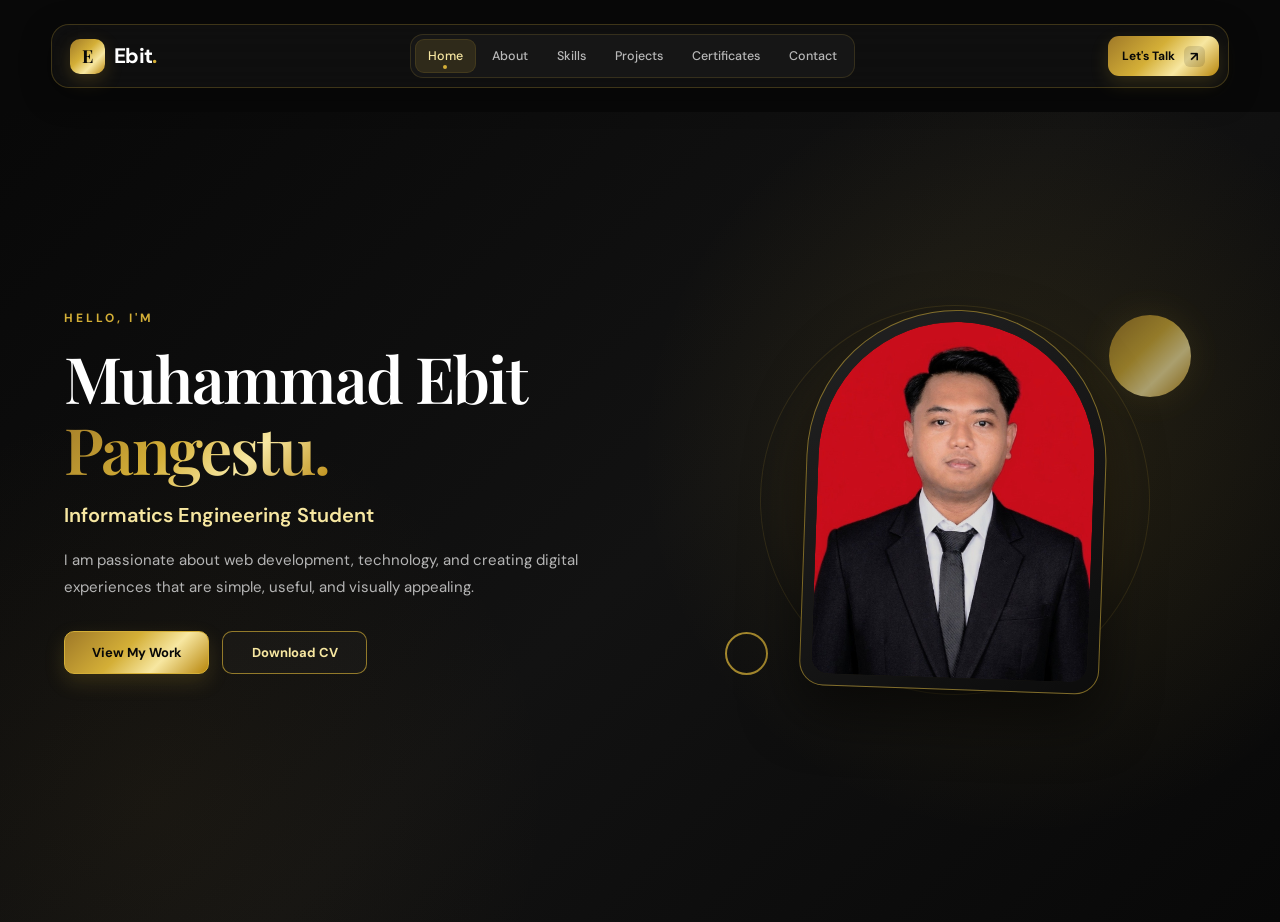
<file: index.html>
<!DOCTYPE html>
<html lang="en">
<head>
  <meta charset="UTF-8" />
  <meta name="viewport" content="width=device-width, initial-scale=1.0" />
  <meta name="theme-color" content="#080808" />

  <title>Muhammad Ebit Pangestu | Portfolio</title>

  <!-- Google Fonts -->
  <link rel="preconnect" href="https://fonts.googleapis.com" />
  <link rel="preconnect" href="https://fonts.gstatic.com" crossorigin />

  <link
    href="https://fonts.googleapis.com/css2?family=DM+Sans:wght@400;500;600;700&family=Playfair+Display:wght@500;600;700&display=swap"
    rel="stylesheet"
  />

  <!-- CSS -->
  <link rel="stylesheet" href="style.css" />
</head>

<body>

  <!-- NAVBAR -->
  <header class="navbar">
    <div class="nav-wrapper">

      <a href="index.html" class="logo">
        <span class="logo-mark">E</span>
        <span class="logo-text">Ebit<span>.</span></span>
      </a>

      <nav class="nav-menu" id="navMenu">
        <a href="index.html" class="active"><span>Home</span></a>
        <a href="about/index.html"><span>About</span></a>
        <a href="skill/index.html"><span>Skills</span></a>
        <a href="project/index.html"><span>Projects</span></a>
        <a href="certificate/index.html"><span>Certificates</span></a>
        <a href="contact/index.html"><span>Contact</span></a>
      </nav>

      <div class="nav-right">

        <a href="contact/index.html" class="nav-button">
          <span>Let's Talk</span>
          <span class="arrow">↗</span>
        </a>

        <button
          type="button"
          class="menu-toggle"
          id="menuToggle"
          aria-label="Open navigation menu"
          aria-expanded="false"
          aria-controls="navMenu"
        >
          <span></span>
          <span></span>
          <span></span>
        </button>

      </div>
    </div>
  </header>

  <!-- HERO -->
  <main>
    <section class="hero">
      <div class="container hero-container">

        <!-- HERO CONTENT -->
        <div class="hero-content">

          <p class="hero-subtitle">HELLO, I'M</p>

          <h1>
            Muhammad Ebit <span>Pangestu.</span>
          </h1>

          <h2>Informatics Engineering Student</h2>

          <p class="hero-description">
            I am passionate about web development, technology, and creating
            digital experiences that are simple, useful, and visually
            appealing.
          </p>

          <div class="hero-buttons">

            <a href="project/index.html" class="btn btn-primary">
              View My Work
            </a>

            <a href="#" class="btn btn-secondary">
              Download CV
            </a>

          </div>
        </div>

        <!-- HERO IMAGE -->
        <div class="hero-image">

          <div class="image-background"></div>

          <div class="profile-card">
            <div class="profile-placeholder">


              <img src="foto-formal.jpeg" alt="Muhammad Ebit Pangestu" />

              <!-- <span>YOUR</span>
              <strong>PHOTO</strong> -->

            </div>
          </div>

          <div class="circle circle-one"></div>
          <div class="circle circle-two"></div>

        </div>

      </div>
    </section>
  </main>

  <!-- JAVASCRIPT MOBILE MENU -->
  <script>
    const menuToggle = document.getElementById("menuToggle");
    const navMenu = document.getElementById("navMenu");

    menuToggle.addEventListener("click", function () {

      const isOpen = navMenu.classList.toggle("show");

      menuToggle.classList.toggle("active", isOpen);

      menuToggle.setAttribute(
        "aria-expanded",
        String(isOpen)
      );

      menuToggle.setAttribute(
        "aria-label",
        isOpen
          ? "Close navigation menu"
          : "Open navigation menu"
      );

    });

    // Tutup menu ketika link diklik
    document.querySelectorAll(".nav-menu a").forEach(function (link) {

      link.addEventListener("click", function () {

        navMenu.classList.remove("show");
        menuToggle.classList.remove("active");

        menuToggle.setAttribute("aria-expanded", "false");

        menuToggle.setAttribute(
          "aria-label",
          "Open navigation menu"
        );

      });

    });
  </script>

</body>
</html>
</file>
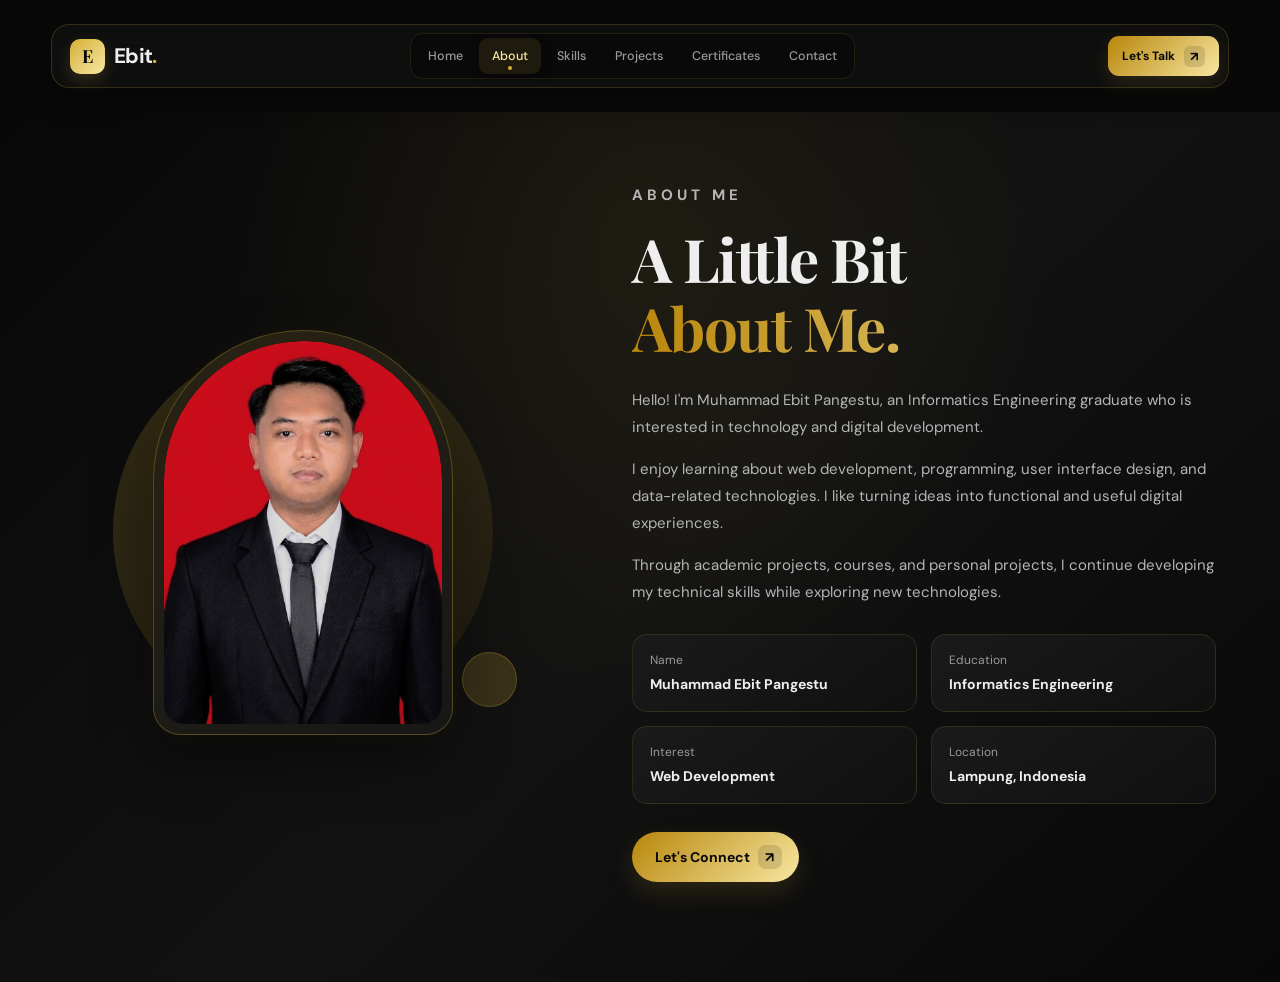
<file: about/index.html>
<!DOCTYPE html>
<html lang="en">

<head>
    <meta charset="UTF-8">
    <meta name="viewport" content="width=device-width, initial-scale=1.0">

    <title>About | Muhammad Ebit Pangestu</title>

    <link rel="preconnect" href="https://fonts.googleapis.com">
    <link rel="preconnect" href="https://fonts.gstatic.com" crossorigin>

    <link
        href="https://fonts.googleapis.com/css2?family=DM+Sans:wght@400;500;600;700&family=Playfair+Display:wght@500;600;700&display=swap"
        rel="stylesheet">

    <link rel="stylesheet" href="style.css">
</head>

<body>

    <!-- ================================
         NAVBAR
    ================================= -->

    <header class="navbar">

        <div class="nav-wrapper">

            <a href="../index.html" class="logo">

                <span class="logo-mark">E</span>

                <span class="logo-text">
                    Ebit<span>.</span>
                </span>

            </a>


            <nav class="nav-menu" id="navMenu">

                <a href="../index.html">
                    <span>Home</span>
                </a>

                <a href="index.html" class="active">
                    <span>About</span>
                </a>

                <a href="../skill/index.html">
                    <span>Skills</span>
                </a>

                <a href="../project/index.html">
                    <span>Projects</span>
                </a>

                <a href="../certificate/index.html">
                    <span>Certificates</span>
                </a>

                <a href="../contact/index.html">
                    <span>Contact</span>
                </a>

            </nav>


            <div class="nav-right">

                <a
                    href="../contact/index.html"
                    class="nav-button"
                >
                    <span>Let's Talk</span>
                    <span class="arrow">↗</span>
                </a>


                <button
                    type="button"
                    class="menu-toggle"
                    id="menuToggle"
                    aria-label="Open navigation menu"
                >
                    <span></span>
                    <span></span>
                    <span></span>
                </button>

            </div>

        </div>

    </header>


    <!-- ================================
         ABOUT
    ================================= -->

    <main>

        <section class="about-section">

            <div class="container about-container">


                <!-- LEFT : PROFILE -->

                <div class="about-image">

                    <div class="image-decoration"></div>

                    <div class="profile-card">

                        <div class="profile-placeholder">
                            

                            <img src="../foto-formal.jpeg" alt="Muhammad Ebit Pangestu" />
                            <!-- <span>YOUR</span>

                            <strong>PHOTO</strong> -->

                        </div>

                    </div>

                    <div class="small-circle"></div>

                </div>


                <!-- RIGHT : CONTENT -->

                <div class="about-content">

                    <p class="section-subtitle">
                        ABOUT ME
                    </p>


                    <h1>
                        A Little Bit
                        <span>About Me.</span>
                    </h1>


                    <p>
                        Hello! I'm Muhammad Ebit Pangestu, an
                        Informatics Engineering graduate who is
                        interested in technology and digital development.
                    </p>


                    <p>
                        I enjoy learning about web development,
                        programming, user interface design, and
                        data-related technologies. I like turning
                        ideas into functional and useful digital
                        experiences.
                    </p>


                    <p>
                        Through academic projects, courses, and
                        personal projects, I continue developing my
                        technical skills while exploring new
                        technologies.
                    </p>


                    <!-- INFORMATION -->

                    <div class="about-info">

                        <div class="info-item">

                            <span>
                                Name
                            </span>

                            <strong>
                                Muhammad Ebit Pangestu
                            </strong>

                        </div>


                        <div class="info-item">

                            <span>
                                Education
                            </span>

                            <strong>
                                Informatics Engineering
                            </strong>

                        </div>


                        <div class="info-item">

                            <span>
                                Interest
                            </span>

                            <strong>
                                Web Development
                            </strong>

                        </div>


                        <div class="info-item">

                            <span>
                                Location
                            </span>

                            <strong>
                                Lampung, Indonesia
                            </strong>

                        </div>

                    </div>


                    <!-- BUTTON -->

                    <div class="about-button">

                        <a
                            href="../contact/index.html"
                            class="btn-primary"
                        >
                            Let's Connect
                            <span>↗</span>
                        </a>

                    </div>

                </div>

            </div>

        </section>

    </main>


    <!-- ================================
         MOBILE MENU
    ================================= -->

    <script>

        const menuToggle =
            document.getElementById("menuToggle");

        const navMenu =
            document.getElementById("navMenu");


        menuToggle.addEventListener("click", function () {

            navMenu.classList.toggle("show");


            if (navMenu.classList.contains("show")) {

                menuToggle.innerHTML = "✕";

            } else {

                menuToggle.innerHTML = `
                    <span></span>
                    <span></span>
                    <span></span>
                `;

            }

        });


        const navLinks =
            document.querySelectorAll(".nav-menu a");


        navLinks.forEach(function (link) {

            link.addEventListener("click", function () {

                navMenu.classList.remove("show");

                menuToggle.innerHTML = `
                    <span></span>
                    <span></span>
                    <span></span>
                `;

            });

        });

    </script>

</body>

</html>
</file>
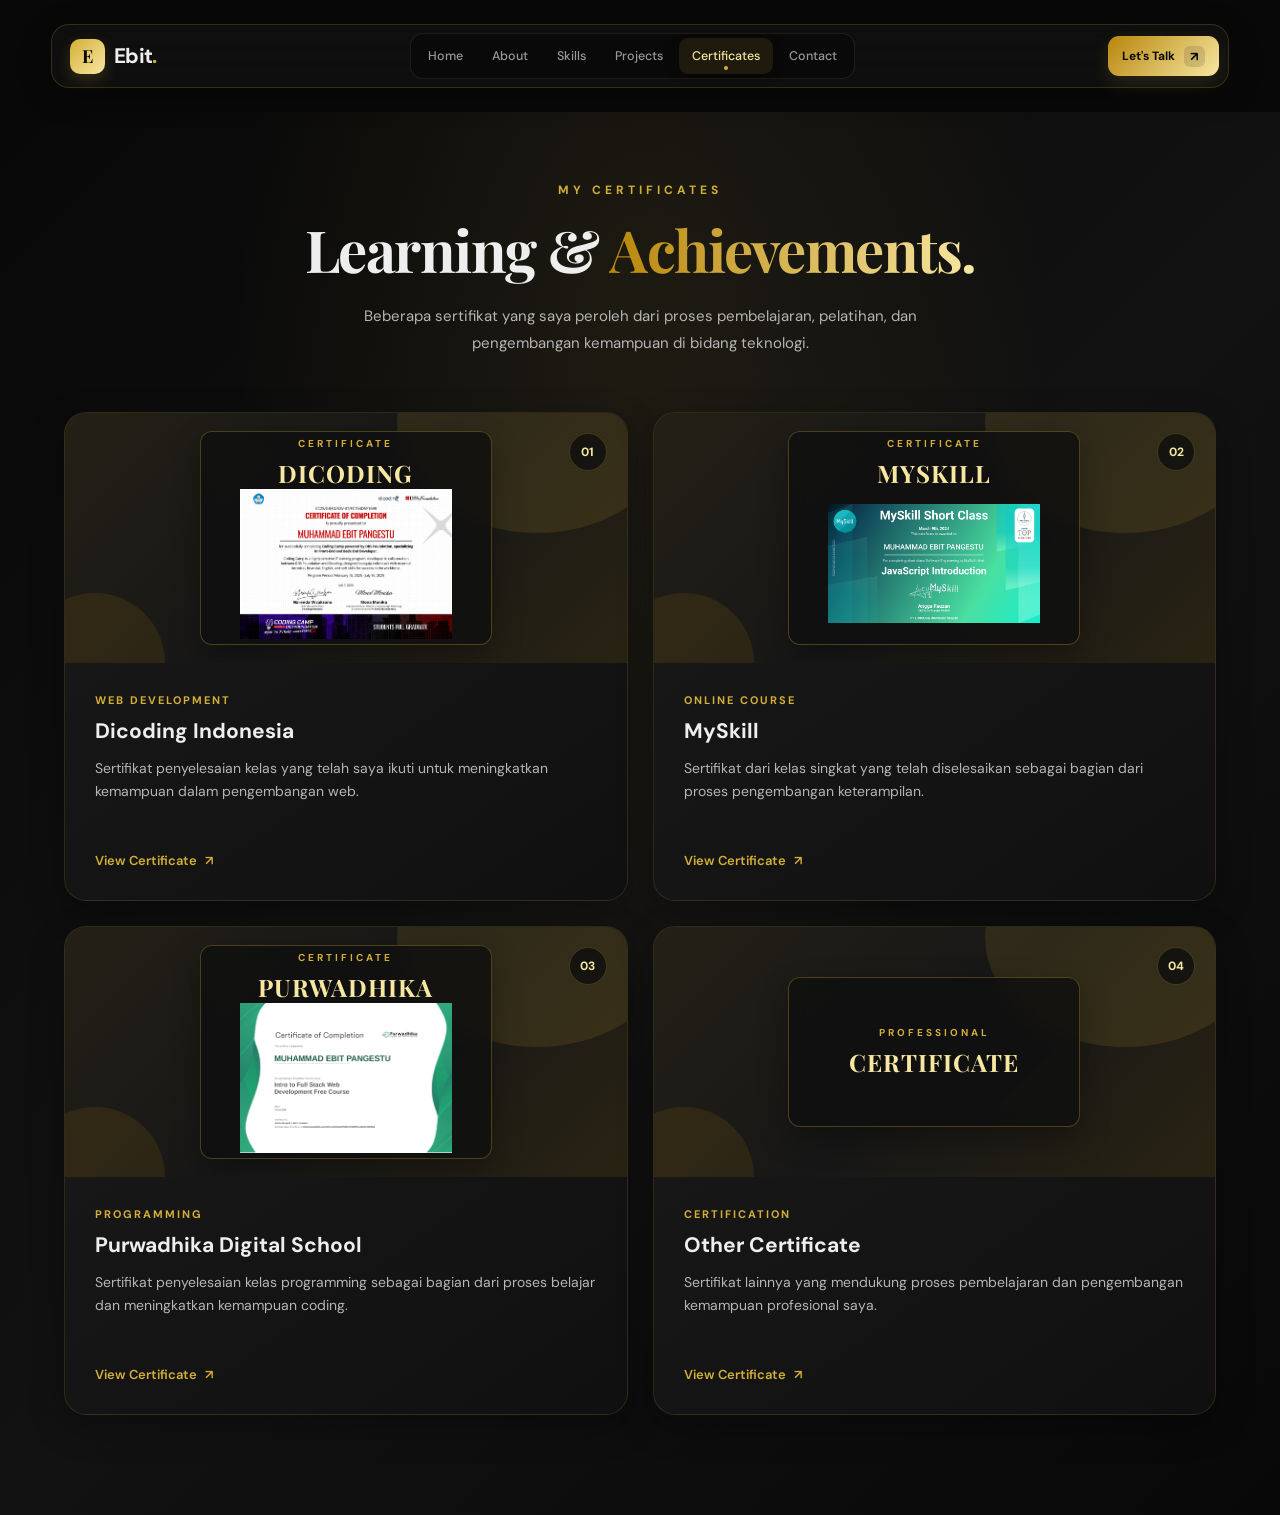
<file: certificate/index.html>
<!DOCTYPE html>
<html lang="en">

<head>
    <meta charset="UTF-8">
    <meta name="viewport" content="width=device-width, initial-scale=1.0">

    <title>Certificates | Muhammad Ebit Pangestu</title>

    <link rel="preconnect" href="https://fonts.googleapis.com">
    <link rel="preconnect" href="https://fonts.gstatic.com" crossorigin>

    <link
        href="https://fonts.googleapis.com/css2?family=DM+Sans:wght@400;500;600;700&family=Playfair+Display:wght@500;600;700&display=swap"
        rel="stylesheet">

    <link rel="stylesheet" href="style.css">
</head>

<body>

    <!-- ================================
         NAVBAR
    ================================= -->

    <header class="navbar">
        <div class="nav-wrapper">

            <a href="../index.html" class="logo">
                <span class="logo-mark">E</span>
                <span class="logo-text">Ebit<span>.</span></span>
            </a>

            <nav class="nav-menu" id="navMenu">

                <a href="../index.html">
                    <span>Home</span>
                </a>

                <a href="../about/index.html">
                    <span>About</span>
                </a>

                <a href="../skill/index.html">
                    <span>Skills</span>
                </a>

                <a href="../project/index.html">
                    <span>Projects</span>
                </a>

                <a href="index.html" class="active">
                    <span>Certificates</span>
                </a>

                <a href="../contact/index.html">
                    <span>Contact</span>
                </a>

            </nav>

            <div class="nav-right">

                <a href="../contact/index.html" class="nav-button">
                    <span>Let's Talk</span>
                    <span class="arrow">↗</span>
                </a>

                <button
                    type="button"
                    class="menu-toggle"
                    id="menuToggle"
                    aria-label="Open navigation menu"
                >
                    <span></span>
                    <span></span>
                    <span></span>
                </button>

            </div>

        </div>
    </header>


    <!-- ================================
         CERTIFICATES
    ================================= -->

    <main>

        <section class="certificate-section">

            <div class="container">

                <!-- HEADER -->

                <div class="certificate-header">

                    <p class="section-subtitle">
                        MY CERTIFICATES
                    </p>

                    <h1>
                        Learning &amp;
                        <span>Achievements.</span>
                    </h1>

                    <p>
                        Beberapa sertifikat yang saya peroleh dari proses
                        pembelajaran, pelatihan, dan pengembangan kemampuan
                        di bidang teknologi.
                    </p>

                </div>


                <!-- CERTIFICATE GRID -->

                <div class="certificate-grid">


                    <!-- CERTIFICATE 1 -->

                    <article class="certificate-card">

                        <div class="certificate-image">

                            <div class="certificate-placeholder">

                                <span>CERTIFICATE</span>
                                <strong>DICODING</strong>
                                <img src="../dicoding.jpg" alt="Dicoding Indonesia" />

                            </div>

                            <span class="certificate-number">
                                01
                            </span>

                        </div>


                        <div class="certificate-content">

                            <p class="certificate-category">
                                WEB DEVELOPMENT
                            </p>

                            <h2>
                                Dicoding Indonesia
                            </h2>

                            <p>
                                Sertifikat penyelesaian kelas yang telah
                                saya ikuti untuk meningkatkan kemampuan
                                dalam pengembangan web.
                            </p>

                            <a href="#" class="certificate-link">
                                View Certificate
                                <span>↗</span>
                            </a>

                        </div>

                    </article>


                    <!-- CERTIFICATE 2 -->

                    <article class="certificate-card">

                        <div class="certificate-image">

                            <div class="certificate-placeholder">

                                <span>CERTIFICATE</span>
                                <strong>MYSKILL</strong>
                                <img src="../Myskill.jpg" alt="MySkill" />

                            </div>

                            <span class="certificate-number">
                                02
                            </span>

                        </div>


                        <div class="certificate-content">

                            <p class="certificate-category">
                                ONLINE COURSE
                            </p>

                            <h2>
                                MySkill
                            </h2>

                            <p>
                                Sertifikat dari kelas singkat yang telah
                                diselesaikan sebagai bagian dari proses
                                pengembangan keterampilan.
                            </p>

                            <a href="#" class="certificate-link">
                                View Certificate
                                <span>↗</span>
                            </a>

                        </div>

                    </article>


                    <!-- CERTIFICATE 3 -->

                    <article class="certificate-card">

                        <div class="certificate-image">

                            <div class="certificate-placeholder">

                                <span>CERTIFICATE</span>

                                <strong>PURWADHIKA</strong>
                                <img src="../purwadhika.jpg" alt="Purwadhika" />

                            </div>

                            <span class="certificate-number">
                                03
                            </span>

                        </div>


                        <div class="certificate-content">

                            <p class="certificate-category">
                                PROGRAMMING
                            </p>

                            <h2>
                                Purwadhika Digital School
                            </h2>

                            <p>
                                Sertifikat penyelesaian kelas programming
                                sebagai bagian dari proses belajar dan
                                meningkatkan kemampuan coding.
                            </p>

                            <a href="#" class="certificate-link">
                                View Certificate
                                <span>↗</span>
                            </a>

                        </div>

                    </article>


                    <!-- CERTIFICATE 4 -->

                    <article class="certificate-card">

                        <div class="certificate-image">

                            <div class="certificate-placeholder">

                                <span>PROFESSIONAL</span>

                                <strong>CERTIFICATE</strong>

                            </div>

                            <span class="certificate-number">
                                04
                            </span>

                        </div>


                        <div class="certificate-content">

                            <p class="certificate-category">
                                CERTIFICATION
                            </p>

                            <h2>
                                Other Certificate
                            </h2>

                            <p>
                                Sertifikat lainnya yang mendukung proses
                                pembelajaran dan pengembangan kemampuan
                                profesional saya.
                            </p>

                            <a href="#" class="certificate-link">
                                View Certificate
                                <span>↗</span>
                            </a>

                        </div>

                    </article>


                </div>

            </div>

        </section>

    </main>


    <!-- ================================
         MOBILE MENU
    ================================= -->

    <script>

        const menuToggle =
            document.getElementById("menuToggle");

        const navMenu =
            document.getElementById("navMenu");


        menuToggle.addEventListener("click", function () {

            navMenu.classList.toggle("show");


            if (navMenu.classList.contains("show")) {

                menuToggle.innerHTML = "✕";

            } else {

                menuToggle.innerHTML = `
                    <span></span>
                    <span></span>
                    <span></span>
                `;

            }

        });


        const navLinks =
            document.querySelectorAll(".nav-menu a");


        navLinks.forEach(function (link) {

            link.addEventListener("click", function () {

                navMenu.classList.remove("show");

                menuToggle.innerHTML = `
                    <span></span>
                    <span></span>
                    <span></span>
                `;

            });

        });

    </script>

</body>

</html>
</file>
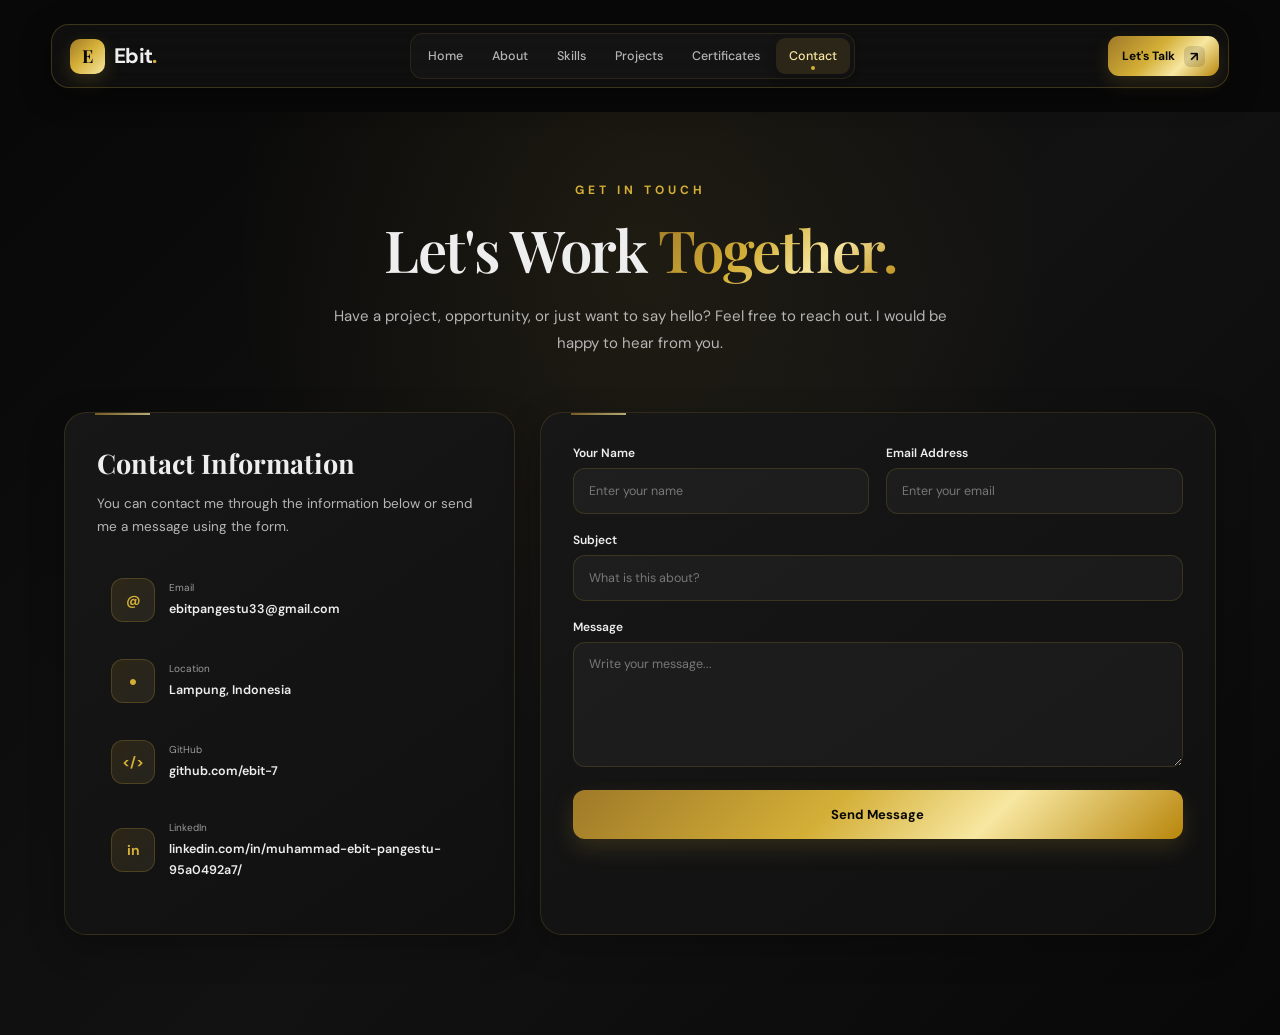
<file: contact/index.html>
<!DOCTYPE html>
<html lang="en">

<head>
    <meta charset="UTF-8">
    <meta name="viewport" content="width=device-width, initial-scale=1.0">

    <title>Contact | Muhammad Ebit Pangestu</title>

    <link rel="preconnect" href="https://fonts.googleapis.com">
    <link rel="preconnect" href="https://fonts.gstatic.com" crossorigin>

    <link
        href="https://fonts.googleapis.com/css2?family=DM+Sans:wght@400;500;600;700&family=Playfair+Display:wght@500;600;700&display=swap"
        rel="stylesheet">

    <link rel="stylesheet" href="style.css">
</head>

<body>

    <!-- ================================
         NAVBAR
    ================================= -->

    <header class="navbar">

        <div class="nav-wrapper">

            <!-- LOGO -->
            <a href="../index.html" class="logo">

                <span class="logo-mark">E</span>

                <span class="logo-text">
                    Ebit<span>.</span>
                </span>

            </a>


            <!-- NAVIGATION -->
            <nav class="nav-menu" id="navMenu">

                <a href="../index.html">
                    <span>Home</span>
                </a>

                <a href="../about/index.html">
                    <span>About</span>
                </a>

                <a href="../skill/index.html">
                    <span>Skills</span>
                </a>

                <a href="../project/index.html">
                    <span>Projects</span>
                </a>

                <a href="../certificate/index.html">
                    <span>Certificates</span>
                </a>

                <a href="index.html" class="active">
                    <span>Contact</span>
                </a>

            </nav>


            <!-- RIGHT NAVIGATION -->
            <div class="nav-right">

                <a href="index.html" class="nav-button">

                    <span>Let's Talk</span>

                    <span class="arrow">
                        ↗
                    </span>

                </a>


                <!-- MOBILE BUTTON -->
                <button
                    type="button"
                    class="menu-toggle"
                    id="menuToggle"
                    aria-label="Open navigation menu"
                >
                    <span></span>
                    <span></span>
                    <span></span>
                </button>

            </div>

        </div>

    </header>


    <!-- ================================
         CONTACT
    ================================= -->

    <main>

        <section class="contact-section">

            <div class="container">


                <!-- HEADER -->

                <div class="contact-header">

                    <p class="section-subtitle">
                        GET IN TOUCH
                    </p>

                    <h1>
                        Let's Work
                        <span>Together.</span>
                    </h1>

                    <p>
                        Have a project, opportunity, or just want to
                        say hello? Feel free to reach out. I would be
                        happy to hear from you.
                    </p>

                </div>


                <!-- CONTACT CONTENT -->

                <div class="contact-container">


                    <!-- ==========================
                         CONTACT INFORMATION
                    =========================== -->

                    <div class="contact-info">

                        <h2>
                            Contact Information
                        </h2>

                        <p class="contact-intro">
                            You can contact me through the information
                            below or send me a message using the form.
                        </p>


                        <!-- EMAIL -->

                        <a
                            href="mailto:ebitpangestu33@gmail.com"
                            class="contact-item"
                        >

                            <div class="contact-icon">
                                @
                            </div>

                            <div>

                                <span>
                                    Email
                                </span>

                                <strong>
                                    ebitpangestu33@gmail.com
                                </strong>

                            </div>

                        </a>


                        <!-- LOCATION -->

                        <div class="contact-item">

                            <div class="contact-icon">
                                ●
                            </div>

                            <div>

                                <span>
                                    Location
                                </span>

                                <strong>
                                    Lampung, Indonesia
                                </strong>

                            </div>

                        </div>


                        <!-- GITHUB -->

                        <a
                            href="https://github.com/ebit-7"
                            class="contact-item"
                        >

                            <div class="contact-icon">
                                &lt;/&gt;
                            </div>

                            <div>

                                <span>
                                    GitHub
                                </span>

                                <strong>
                                    github.com/ebit-7
                                </strong>

                            </div>

                        </a>


                        <!-- LINKEDIN -->

                        <a
                            href="https://www.linkedin.com/in/muhammad-ebit-pangestu-95a0492a7/"
                            class="contact-item"
                        >

                            <div class="contact-icon">
                                in
                            </div>

                            <div>

                                <span>
                                    LinkedIn
                                </span>

                                <strong>
                                    linkedin.com/in/muhammad-ebit-pangestu-95a0492a7/
                                </strong>

                            </div>

                        </a>

                    </div>


                    <!-- ==========================
                         CONTACT FORM
                    =========================== -->

                    <div class="contact-form">

                        <form>


                            <!-- NAME + EMAIL -->

                            <div class="form-row">

                                <div class="form-group">

                                    <label for="name">
                                        Your Name
                                    </label>

                                    <input
                                        type="text"
                                        id="name"
                                        name="name"
                                        placeholder="Enter your name"
                                    >

                                </div>


                                <div class="form-group">

                                    <label for="email">
                                        Email Address
                                    </label>

                                    <input
                                        type="email"
                                        id="email"
                                        name="email"
                                        placeholder="Enter your email"
                                    >

                                </div>

                            </div>


                            <!-- SUBJECT -->

                            <div class="form-group">

                                <label for="subject">
                                    Subject
                                </label>

                                <input
                                    type="text"
                                    id="subject"
                                    name="subject"
                                    placeholder="What is this about?"
                                >

                            </div>


                            <!-- MESSAGE -->

                            <div class="form-group">

                                <label for="message">
                                    Message
                                </label>

                                <textarea
                                    id="message"
                                    name="message"
                                    rows="6"
                                    placeholder="Write your message..."
                                ></textarea>

                            </div>


                            <!-- SUBMIT -->

                            <button
                                type="submit"
                                class="submit-button"
                            >
                                Send Message
                            </button>

                        </form>

                    </div>

                </div>

            </div>

        </section>

    </main>


    <!-- ================================
         MOBILE NAVIGATION SCRIPT
    ================================= -->

    <script>

        const menuToggle =
            document.getElementById("menuToggle");

        const navMenu =
            document.getElementById("navMenu");


        menuToggle.addEventListener("click", function () {

            navMenu.classList.toggle("show");

            if (navMenu.classList.contains("show")) {

                menuToggle.innerHTML = "✕";

            } else {

                menuToggle.innerHTML = `
                    <span></span>
                    <span></span>
                    <span></span>
                `;

            }

        });


        const navLinks =
            document.querySelectorAll(".nav-menu a");


        navLinks.forEach(function (link) {

            link.addEventListener("click", function () {

                navMenu.classList.remove("show");

                menuToggle.innerHTML = `
                    <span></span>
                    <span></span>
                    <span></span>
                `;

            });

        });

    </script>

</body>

</html>
</file>
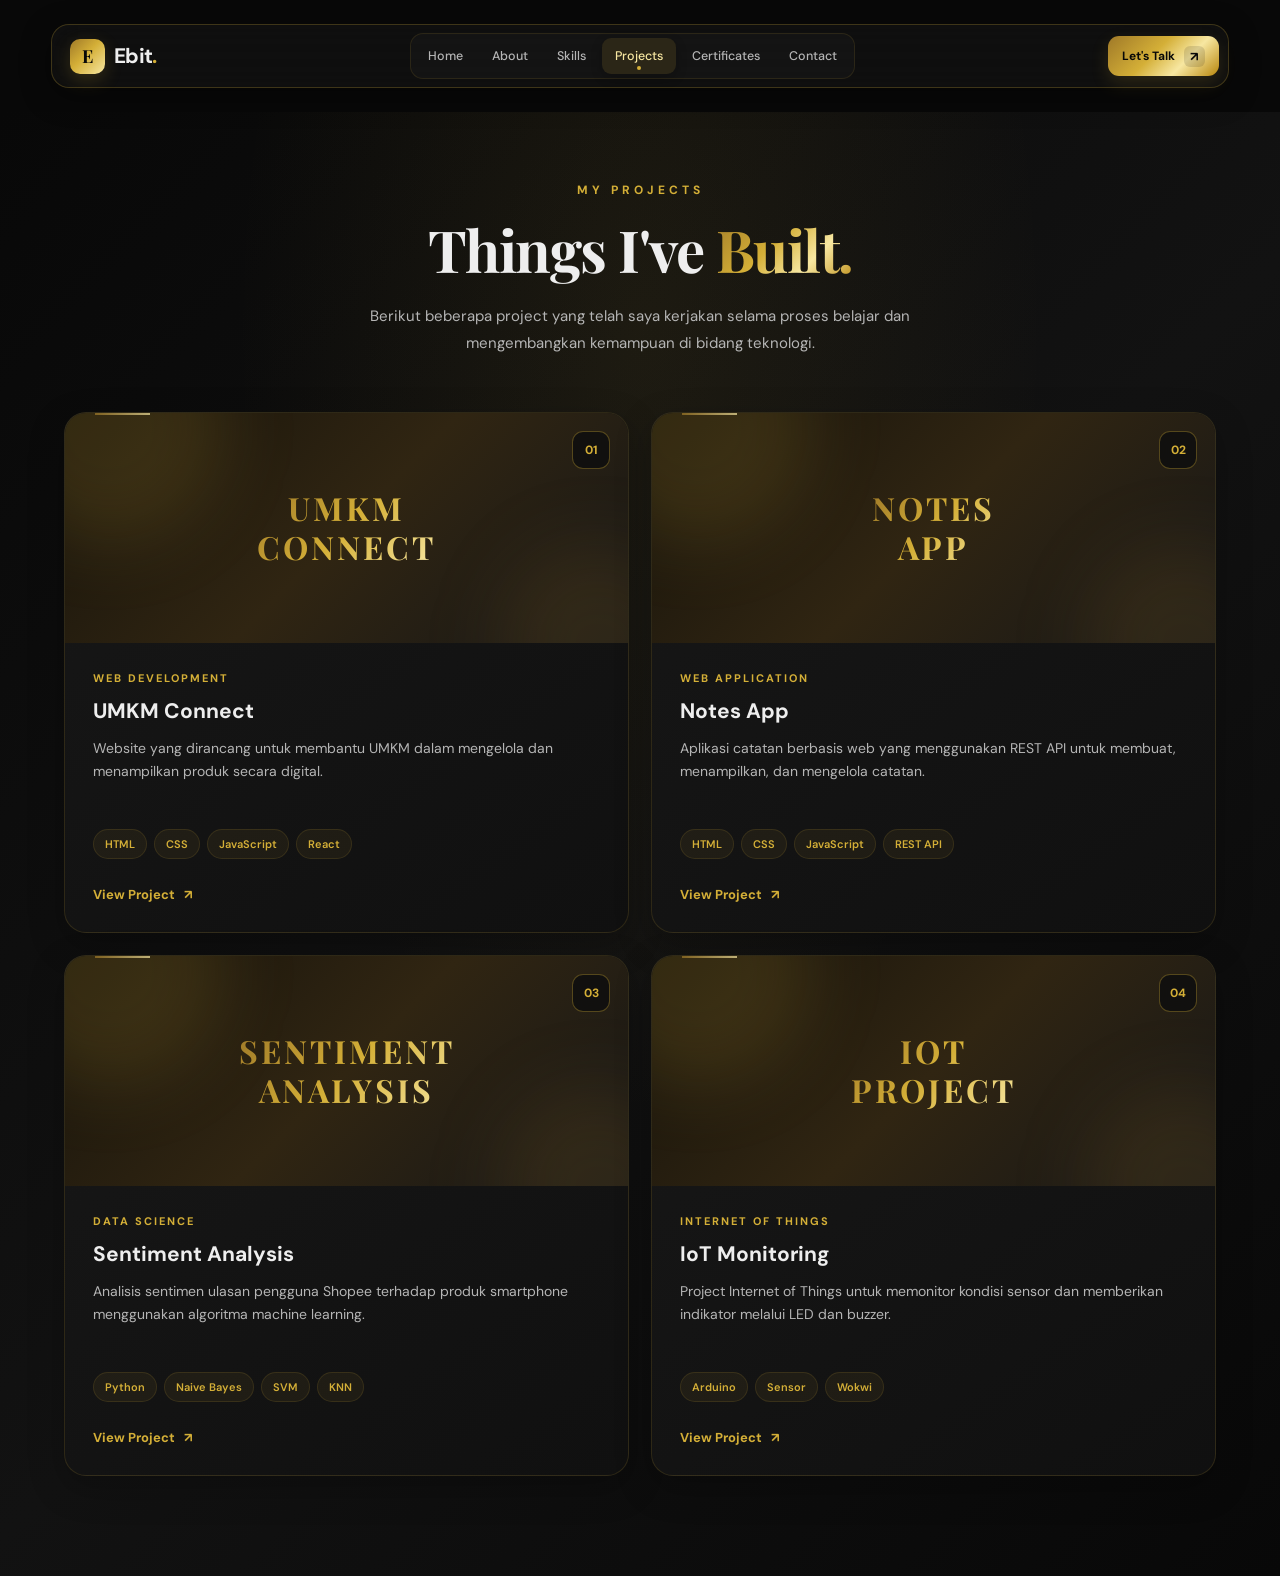
<file: project/index.html>
<!DOCTYPE html>
<html lang="en">

<head>
    <meta charset="UTF-8">
    <meta name="viewport" content="width=device-width, initial-scale=1.0">

    <title>Projects | Muhammad Ebit Pangestu</title>

    <link rel="preconnect" href="https://fonts.googleapis.com">
    <link rel="preconnect" href="https://fonts.gstatic.com" crossorigin>

    <link
        href="https://fonts.googleapis.com/css2?family=DM+Sans:wght@400;500;600;700&family=Playfair+Display:wght@500;600;700&display=swap"
        rel="stylesheet">

    <link rel="stylesheet" href="style.css">
</head>

<body>

    <!-- ================================
         NAVBAR
    ================================= -->

    <header class="navbar">

        <div class="nav-wrapper">

            <!-- LOGO -->
            <a href="../index.html" class="logo">
                <span class="logo-mark">E</span>
                <span class="logo-text">Ebit<span>.</span></span>
            </a>


            <!-- MENU -->
            <nav class="nav-menu" id="navMenu">

                <a href="../index.html">
                    <span>Home</span>
                </a>

                <a href="../about/index.html">
                    <span>About</span>
                </a>

                <a href="../skill/index.html">
                    <span>Skills</span>
                </a>

                <a href="index.html" class="active">
                    <span>Projects</span>
                </a>

                <a href="../certificate/index.html">
                    <span>Certificates</span>
                </a>

                <a href="../contact/index.html">
                    <span>Contact</span>
                </a>

            </nav>


            <!-- RIGHT NAV -->
            <div class="nav-right">

                <a href="../contact/index.html" class="nav-button">
                    <span>Let's Talk</span>
                    <span class="arrow">↗</span>
                </a>

                <button
                    type="button"
                    class="menu-toggle"
                    id="menuToggle"
                    aria-label="Open navigation menu"
                >
                    <span></span>
                    <span></span>
                    <span></span>
                </button>

            </div>

        </div>

    </header>


    <!-- ================================
         PROJECTS
    ================================= -->

    <main>

        <section class="project-section">

            <div class="container">

                <!-- HEADER -->

                <div class="project-header">

                    <p class="section-subtitle">
                        MY PROJECTS
                    </p>

                    <h1>
                        Things I've
                        <span>Built.</span>
                    </h1>

                    <p>
                        Berikut beberapa project yang telah saya kerjakan
                        selama proses belajar dan mengembangkan kemampuan
                        di bidang teknologi.
                    </p>

                </div>


                <!-- PROJECT CONTENT -->

                <div class="project-grid">


                    <!-- PROJECT 1 -->

                    <article class="project-card">

                        <div class="project-image">

                            <div class="project-image-content">
                                UMKM<br>
                                CONNECT
                            </div>

                            <span class="project-number">
                                01
                            </span>

                        </div>


                        <div class="project-content">

                            <p class="project-category">
                                WEB DEVELOPMENT
                            </p>

                            <h2>
                                UMKM Connect
                            </h2>

                            <p class="project-description">
                                Website yang dirancang untuk membantu
                                UMKM dalam mengelola dan menampilkan
                                produk secara digital.
                            </p>

                            <div class="tech-list">
                                <span>HTML</span>
                                <span>CSS</span>
                                <span>JavaScript</span>
                                <span>React</span>
                            </div>

                            <a href="#" class="project-link">
                                View Project
                                <span>↗</span>
                            </a>

                        </div>

                    </article>


                    <!-- PROJECT 2 -->

                    <article class="project-card">

                        <div class="project-image">

                            <div class="project-image-content">
                                NOTES<br>
                                APP
                            </div>

                            <span class="project-number">
                                02
                            </span>

                        </div>


                        <div class="project-content">

                            <p class="project-category">
                                WEB APPLICATION
                            </p>

                            <h2>
                                Notes App
                            </h2>

                            <p class="project-description">
                                Aplikasi catatan berbasis web yang
                                menggunakan REST API untuk membuat,
                                menampilkan, dan mengelola catatan.
                            </p>

                            <div class="tech-list">
                                <span>HTML</span>
                                <span>CSS</span>
                                <span>JavaScript</span>
                                <span>REST API</span>
                            </div>

                            <a href="#" class="project-link">
                                View Project
                                <span>↗</span>
                            </a>

                        </div>

                    </article>


                    <!-- PROJECT 3 -->

                    <article class="project-card">

                        <div class="project-image">

                            <div class="project-image-content">
                                SENTIMENT<br>
                                ANALYSIS
                            </div>

                            <span class="project-number">
                                03
                            </span>

                        </div>


                        <div class="project-content">

                            <p class="project-category">
                                DATA SCIENCE
                            </p>

                            <h2>
                                Sentiment Analysis
                            </h2>

                            <p class="project-description">
                                Analisis sentimen ulasan pengguna Shopee
                                terhadap produk smartphone menggunakan
                                algoritma machine learning.
                            </p>

                            <div class="tech-list">
                                <span>Python</span>
                                <span>Naive Bayes</span>
                                <span>SVM</span>
                                <span>KNN</span>
                            </div>

                            <a href="#" class="project-link">
                                View Project
                                <span>↗</span>
                            </a>

                        </div>

                    </article>


                    <!-- PROJECT 4 -->

                    <article class="project-card">

                        <div class="project-image">

                            <div class="project-image-content">
                                IOT<br>
                                PROJECT
                            </div>

                            <span class="project-number">
                                04
                            </span>

                        </div>


                        <div class="project-content">

                            <p class="project-category">
                                INTERNET OF THINGS
                            </p>

                            <h2>
                                IoT Monitoring
                            </h2>

                            <p class="project-description">
                                Project Internet of Things untuk memonitor
                                kondisi sensor dan memberikan indikator
                                melalui LED dan buzzer.
                            </p>

                            <div class="tech-list">
                                <span>Arduino</span>
                                <span>Sensor</span>
                                <span>Wokwi</span>
                            </div>

                            <a href="#" class="project-link">
                                View Project
                                <span>↗</span>
                            </a>

                        </div>

                    </article>


                </div>

            </div>

        </section>

    </main>


    <!-- ================================
         MOBILE MENU
    ================================= -->

    <script>

        const menuToggle = document.getElementById("menuToggle");
        const navMenu = document.getElementById("navMenu");

        menuToggle.addEventListener("click", function () {

            navMenu.classList.toggle("show");

            if (navMenu.classList.contains("show")) {
                menuToggle.innerHTML = "✕";
            } else {
                menuToggle.innerHTML = `
                    <span></span>
                    <span></span>
                    <span></span>
                `;
            }

        });


        const navLinks = document.querySelectorAll(".nav-menu a");

        navLinks.forEach(function (link) {

            link.addEventListener("click", function () {

                navMenu.classList.remove("show");

                menuToggle.innerHTML = `
                    <span></span>
                    <span></span>
                    <span></span>
                `;

            });

        });

    </script>

</body>

</html>
</file>
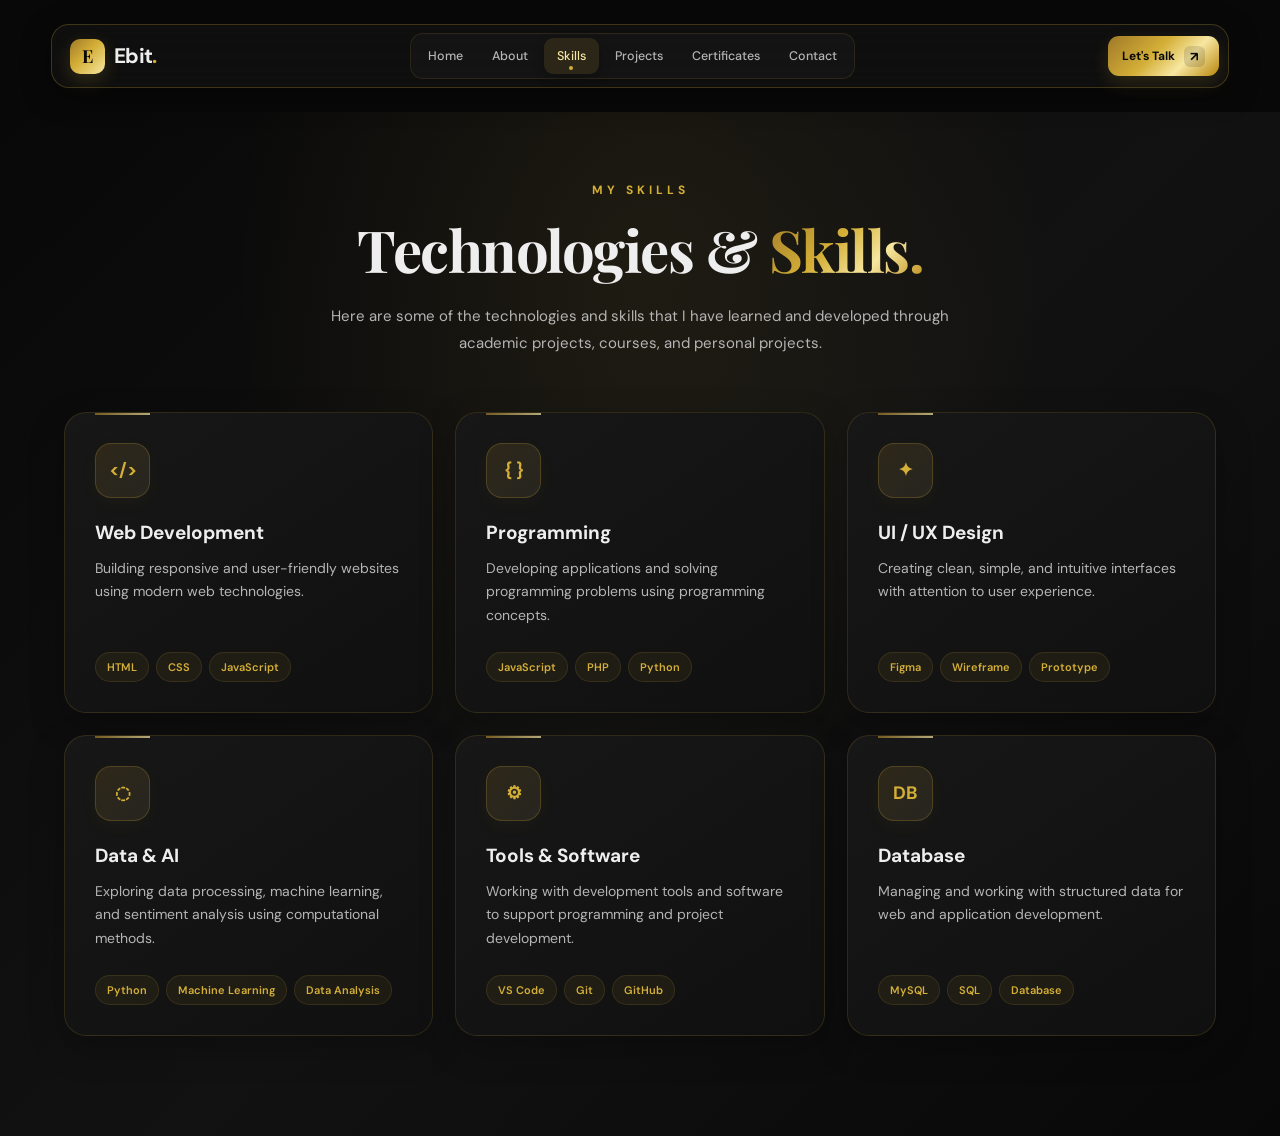
<file: skill/index.html>
<!DOCTYPE html>
<html lang="en">

<head>
    <meta charset="UTF-8">
    <meta name="viewport" content="width=device-width, initial-scale=1.0">

    <title>Skills | Muhammad Ebit Pangestu</title>

    <link rel="preconnect" href="https://fonts.googleapis.com">
    <link rel="preconnect" href="https://fonts.gstatic.com" crossorigin>

    <link
        href="https://fonts.googleapis.com/css2?family=DM+Sans:wght@400;500;600;700&family=Playfair+Display:wght@500;600;700&display=swap"
        rel="stylesheet">

    <link rel="stylesheet" href="style.css">
</head>

<body>

    <!-- ================================
         NAVBAR
    ================================= -->

    <header class="navbar">

        <div class="nav-wrapper">

            <a href="../index.html" class="logo">

                <span class="logo-mark">E</span>

                <span class="logo-text">
                    Ebit<span>.</span>
                </span>

            </a>


            <nav class="nav-menu" id="navMenu">

                <a href="../index.html">
                    <span>Home</span>
                </a>

                <a href="../about/index.html">
                    <span>About</span>
                </a>

                <a href="index.html" class="active">
                    <span>Skills</span>
                </a>

                <a href="../project/index.html">
                    <span>Projects</span>
                </a>

                <a href="../certificate/index.html">
                    <span>Certificates</span>
                </a>

                <a href="../contact/index.html">
                    <span>Contact</span>
                </a>

            </nav>


            <div class="nav-right">

                <a
                    href="../contact/index.html"
                    class="nav-button"
                >
                    <span>Let's Talk</span>
                    <span class="arrow">↗</span>
                </a>


                <button
                    type="button"
                    class="menu-toggle"
                    id="menuToggle"
                    aria-label="Open navigation menu"
                >
                    <span></span>
                    <span></span>
                    <span></span>
                </button>

            </div>

        </div>

    </header>


    <!-- ================================
         SKILLS
    ================================= -->

    <main>

        <section class="skills-section">

            <div class="container">


                <!-- HEADER -->

                <div class="skills-header">

                    <p class="section-subtitle">
                        MY SKILLS
                    </p>

                    <h1>
                        Technologies &amp;
                        <span>Skills.</span>
                    </h1>

                    <p>
                        Here are some of the technologies and skills
                        that I have learned and developed through
                        academic projects, courses, and personal projects.
                    </p>

                </div>


                <!-- SKILLS GRID -->

                <div class="skills-grid">


                    <!-- WEB DEVELOPMENT -->

                    <div class="skill-card">

                        <div class="skill-icon">
                            &lt;/&gt;
                        </div>

                        <h2>
                            Web Development
                        </h2>

                        <p>
                            Building responsive and user-friendly
                            websites using modern web technologies.
                        </p>

                        <div class="skill-tags">
                            <span>HTML</span>
                            <span>CSS</span>
                            <span>JavaScript</span>
                        </div>

                    </div>


                    <!-- PROGRAMMING -->

                    <div class="skill-card">

                        <div class="skill-icon">
                            { }
                        </div>

                        <h2>
                            Programming
                        </h2>

                        <p>
                            Developing applications and solving
                            programming problems using programming concepts.
                        </p>

                        <div class="skill-tags">
                            <span>JavaScript</span>
                            <span>PHP</span>
                            <span>Python</span>
                        </div>

                    </div>


                    <!-- UI UX -->

                    <div class="skill-card">

                        <div class="skill-icon">
                            ✦
                        </div>

                        <h2>
                            UI / UX Design
                        </h2>

                        <p>
                            Creating clean, simple, and intuitive
                            interfaces with attention to user experience.
                        </p>

                        <div class="skill-tags">
                            <span>Figma</span>
                            <span>Wireframe</span>
                            <span>Prototype</span>
                        </div>

                    </div>


                    <!-- DATA AI -->

                    <div class="skill-card">

                        <div class="skill-icon">
                            ◌
                        </div>

                        <h2>
                            Data &amp; AI
                        </h2>

                        <p>
                            Exploring data processing, machine learning,
                            and sentiment analysis using computational methods.
                        </p>

                        <div class="skill-tags">
                            <span>Python</span>
                            <span>Machine Learning</span>
                            <span>Data Analysis</span>
                        </div>

                    </div>


                    <!-- TOOLS -->

                    <div class="skill-card">

                        <div class="skill-icon">
                            ⚙
                        </div>

                        <h2>
                            Tools &amp; Software
                        </h2>

                        <p>
                            Working with development tools and software
                            to support programming and project development.
                        </p>

                        <div class="skill-tags">
                            <span>VS Code</span>
                            <span>Git</span>
                            <span>GitHub</span>
                        </div>

                    </div>


                    <!-- DATABASE -->

                    <div class="skill-card">

                        <div class="skill-icon">
                            DB
                        </div>

                        <h2>
                            Database
                        </h2>

                        <p>
                            Managing and working with structured data
                            for web and application development.
                        </p>

                        <div class="skill-tags">
                            <span>MySQL</span>
                            <span>SQL</span>
                            <span>Database</span>
                        </div>

                    </div>


                </div>

            </div>

        </section>

    </main>


    <!-- ================================
         MOBILE MENU
    ================================= -->

    <script>

        const menuToggle =
            document.getElementById("menuToggle");

        const navMenu =
            document.getElementById("navMenu");


        menuToggle.addEventListener("click", function () {

            navMenu.classList.toggle("show");


            if (navMenu.classList.contains("show")) {

                menuToggle.innerHTML = "✕";

            } else {

                menuToggle.innerHTML = `
                    <span></span>
                    <span></span>
                    <span></span>
                `;

            }

        });


        const navLinks =
            document.querySelectorAll(".nav-menu a");


        navLinks.forEach(function (link) {

            link.addEventListener("click", function () {

                navMenu.classList.remove("show");

                menuToggle.innerHTML = `
                    <span></span>
                    <span></span>
                    <span></span>
                `;

            });

        });

    </script>

</body>

</html>
</file>
<file: style.css>
/* =========================================================
   ELEGANT BLACK & GOLD THEME
   Muhammad Ebit Pangestu - Portfolio
========================================================= */

:root {
  --black: #080808;
  --black-soft: #101010;
  --black-card: #171717;
  --black-hover: #222222;

  --gold: #d4af37;
  --gold-light: #f7e7a1;
  --gold-dark: #9f7928;

  --gold-gradient: linear-gradient(
    135deg,
    #9f7928 0%,
    #d4af37 42%,
    #f7e7a1 68%,
    #b8860b 100%
  );

  --white: #ffffff;
  --text: #eeeeee;
  --muted: #b5b5b5;

  --border: rgba(212, 175, 55, 0.24);
}

/* GLOBAL */
* {
  margin: 0;
  padding: 0;
  box-sizing: border-box;
}

html {
  scroll-behavior: smooth;
}

body {
  font-family: "DM Sans", sans-serif;
  background: var(--black);
  color: var(--text);
  overflow-x: hidden;
}

a {
  color: inherit;
  text-decoration: none;
}

button {
  font-family: inherit;
}

.container {
  width: min(90%, 1180px);
  margin: 0 auto;
}

/* NAVBAR */
.navbar {
  width: 100%;
  padding: 24px 0;
  position: relative;
  z-index: 1000;
}

.nav-wrapper {
  width: min(92%, 1180px);
  min-height: 64px;
  margin: 0 auto;
  padding: 8px 9px 8px 18px;

  display: flex;
  align-items: center;
  justify-content: space-between;
  gap: 20px;

  border: 1px solid var(--border);
  border-radius: 18px;

  background: rgba(16, 16, 16, 0.88);

  backdrop-filter: blur(18px);
  -webkit-backdrop-filter: blur(18px);

  box-shadow: 0 8px 30px rgba(0, 0, 0, 0.35);
}

/* LOGO */
.logo {
  display: flex;
  align-items: center;
  gap: 9px;
  flex-shrink: 0;
  transition: transform 0.3s ease;
}

.logo:hover {
  transform: translateY(-1px);
}

.logo-mark {
  width: 35px;
  height: 35px;

  display: flex;
  align-items: center;
  justify-content: center;

  border-radius: 10px;

  font-family: "Playfair Display", serif;
  font-size: 18px;
  font-weight: 700;

  color: var(--black);
  background: var(--gold-gradient);

  box-shadow: 0 6px 18px rgba(212, 175, 55, 0.22);
}

.logo-text {
  color: var(--white);
  font-size: 21px;
  font-weight: 700;
  letter-spacing: -0.8px;
}

.logo-text span {
  color: var(--gold);
}

/* NAV MENU */
.nav-menu {
  display: flex;
  align-items: center;
  gap: 3px;

  padding: 4px;

  border: 1px solid rgba(212, 175, 55, 0.16);
  border-radius: 13px;

  background: rgba(255, 255, 255, 0.035);
}

.nav-menu a {
  position: relative;

  padding: 9px 13px;

  border-radius: 9px;

  color: #b8b8b8;
  font-size: 12.5px;
  font-weight: 500;
  white-space: nowrap;

  transition: 0.3s ease;
}

.nav-menu a:hover {
  color: var(--gold-light);
  background: rgba(212, 175, 55, 0.09);
  transform: translateY(-1px);
}

.nav-menu a.active {
  color: var(--gold-light);

  background: rgba(212, 175, 55, 0.13);

  box-shadow: inset 0 0 0 1px rgba(212, 175, 55, 0.12);
}

.nav-menu a.active::after {
  content: "";

  position: absolute;

  width: 4px;
  height: 4px;

  left: 50%;
  bottom: 4px;

  transform: translateX(-50%);

  border-radius: 50%;
  background: var(--gold);
}

/* NAV RIGHT */
.nav-right {
  display: flex;
  align-items: center;
  gap: 8px;
  flex-shrink: 0;
}

/* LET'S TALK */
.nav-button {
  min-height: 40px;

  display: flex;
  align-items: center;
  gap: 9px;

  padding: 0 14px;

  border-radius: 11px;

  color: var(--black);
  background: var(--gold-gradient);

  font-size: 12px;
  font-weight: 700;

  box-shadow: 0 7px 18px rgba(212, 175, 55, 0.18);

  transition: 0.3s ease;
}

.nav-button:hover {
  transform: translateY(-2px);
  box-shadow: 0 10px 25px rgba(212, 175, 55, 0.3);
}

.nav-button .arrow {
  width: 21px;
  height: 21px;

  display: flex;
  align-items: center;
  justify-content: center;

  border-radius: 6px;
  background: rgba(8, 8, 8, 0.12);

  font-size: 13px;

  transition: 0.3s ease;
}

.nav-button:hover .arrow {
  transform: translate(2px, -2px);
}

/* MOBILE MENU BUTTON */
.menu-toggle {
  display: none;

  width: 40px;
  height: 40px;

  padding: 0;

  border: 1px solid var(--border);
  border-radius: 11px;

  background: var(--black-card);

  cursor: pointer;

  align-items: center;
  justify-content: center;
  flex-direction: column;
  gap: 4px;

  transition: 0.3s ease;
}

.menu-toggle:hover {
  background: var(--black-hover);
}

.menu-toggle span {
  width: 17px;
  height: 2px;

  display: block;

  border-radius: 5px;
  background: var(--gold);

  transition: 0.3s ease;
}

.menu-toggle.active span:first-child {
  transform: translateY(6px) rotate(45deg);
}

.menu-toggle.active span:nth-child(2) {
  opacity: 0;
}

.menu-toggle.active span:last-child {
  transform: translateY(-6px) rotate(-45deg);
}

/* HERO */
.hero {
  min-height: calc(100vh - 90px);

  display: flex;
  align-items: center;

  position: relative;
  overflow: hidden;

  padding: 25px 0 60px;

  background:
    radial-gradient(
      circle at 80% 42%,
      rgba(212, 175, 55, 0.12),
      transparent 34%
    ),
    radial-gradient(
      circle at 12% 85%,
      rgba(159, 121, 40, 0.07),
      transparent 30%
    ),
    linear-gradient(
      135deg,
      #080808 0%,
      #121212 52%,
      #080808 100%
    );
}

.hero-container {
  display: grid;
  grid-template-columns: 1.05fr 0.95fr;

  align-items: center;
  gap: 55px;
}

/* HERO CONTENT */
.hero-content {
  padding-bottom: 15px;
}

.hero-subtitle {
  margin-bottom: 17px;

  color: var(--gold);

  font-size: 12px;
  font-weight: 700;
  letter-spacing: 3px;
}

.hero-content h1 {
  margin-bottom: 18px;

  font-family: "Playfair Display", serif;

  color: var(--white);

  font-size: clamp(45px, 5vw, 70px);
  font-weight: 600;
  line-height: 1.1;
  letter-spacing: -2px;
}

.hero-content h1 span {
  background: var(--gold-gradient);

  -webkit-background-clip: text;
  background-clip: text;

  -webkit-text-fill-color: transparent;
}

.hero-content h2 {
  margin-bottom: 19px;

  color: var(--gold-light);

  font-size: 20px;
  font-weight: 600;
}

.hero-description {
  max-width: 550px;

  margin-bottom: 30px;

  color: var(--muted);

  font-size: 15px;
  line-height: 1.8;
}

/* HERO BUTTONS */
.hero-buttons {
  display: flex;
  align-items: center;
  gap: 13px;
}

.btn {
  min-width: 145px;

  display: inline-flex;
  align-items: center;
  justify-content: center;

  padding: 12px 21px;

  border-radius: 10px;

  font-size: 13px;
  font-weight: 700;

  transition: 0.3s ease;
}

.btn-primary {
  color: var(--black);

  background: var(--gold-gradient);
  border: 1px solid var(--gold);

  box-shadow: 0 8px 20px rgba(212, 175, 55, 0.17);
}

.btn-primary:hover {
  transform: translateY(-3px);

  box-shadow: 0 12px 27px rgba(212, 175, 55, 0.3);
}

.btn-secondary {
  color: var(--gold-light);

  border: 1px solid rgba(212, 175, 55, 0.65);

  background: rgba(255, 255, 255, 0.025);
}

.btn-secondary:hover {
  color: var(--black);

  background: var(--gold);

  transform: translateY(-3px);

  box-shadow: 0 8px 18px rgba(212, 175, 55, 0.15);
}

/* HERO IMAGE */
.hero-image {
  min-height: 500px;

  position: relative;

  display: flex;
  align-items: center;
  justify-content: center;
}

.image-background {
  width: 390px;
  height: 390px;

  position: absolute;

  border-radius: 50%;

  background: radial-gradient(
    circle,
    rgba(212, 175, 55, 0.2),
    rgba(159, 121, 40, 0.06) 58%,
    transparent 72%
  );

  border: 1px solid rgba(212, 175, 55, 0.13);
}

/* PROFILE CARD */
.profile-card {
  width: 300px;
  height: 380px;

  position: relative;
  z-index: 2;

  padding: 11px;

  border: 1px solid rgba(212, 175, 55, 0.55);

  border-radius: 155px 155px 25px 25px;

  background: linear-gradient(145deg, #222222, #0c0c0c);

  box-shadow: 0 25px 55px rgba(0, 0, 0, 0.55);

  transform: rotate(2deg);

  transition: 0.4s ease;
}

.profile-card:hover {
  transform: rotate(0deg) translateY(-5px);
}

/* PROFILE PLACEHOLDER */
.profile-placeholder {
  width: 100%;
  height: 100%;

  display: flex;
  flex-direction: column;
  align-items: center;
  justify-content: center;

  text-align: center;

  border-radius: 145px 145px 18px 18px;

  background: linear-gradient(145deg, #252117, #11100c);

  color: var(--gold-light);

  overflow: hidden;
}

.profile-placeholder span {
  font-size: 16px;
  font-weight: 500;
  letter-spacing: 4px;
}

.profile-placeholder strong {
  font-family: "Playfair Display", serif;

  font-size: 40px;
  font-weight: 600;
  letter-spacing: 1px;
}

/* PROFILE PHOTO */
.profile-placeholder img {
  width: 100%;
  height: 100%;

  display: block;

  object-fit: cover;
  object-position: center 15%;

  border-radius: 145px 145px 18px 18px;
}

/* DECORATIVE CIRCLES */
.circle {
  position: absolute;
  z-index: 1;

  border-radius: 50%;
}

.circle-one {
  width: 82px;
  height: 82px;

  top: 65px;
  right: 25px;

  background: var(--gold-gradient);

  opacity: 0.65;

  box-shadow: 0 0 35px rgba(212, 175, 55, 0.18);
}

.circle-two {
  width: 43px;
  height: 43px;

  bottom: 75px;
  left: 30px;

  border: 2px solid var(--gold);

  background: transparent;

  opacity: 0.75;
}

/* TABLET */
@media (max-width: 1050px) {

  .nav-menu a {
    padding: 8px 9px;
    font-size: 11px;
  }

  .nav-button {
    padding: 0 12px;
    font-size: 11px;
  }

  .hero-container {
    gap: 35px;
  }

  .hero-content h1 {
    font-size: 52px;
  }

  .hero-content h2 {
    font-size: 18px;
  }

  .hero-description {
    font-size: 14px;
  }

  .image-background {
    width: 340px;
    height: 340px;
  }

  .profile-card {
    width: 270px;
    height: 350px;
  }
}

/* MOBILE */
@media (max-width: 780px) {

  .navbar {
    padding: 15px 0;
  }

  .nav-wrapper {
    width: 92%;
    min-height: 60px;

    padding: 8px 9px 8px 15px;

    border-radius: 16px;
  }

  .logo-mark {
    width: 33px;
    height: 33px;
    font-size: 17px;
  }

  .logo-text {
    font-size: 20px;
  }

  .nav-menu {
    display: none;

    position: absolute;

    top: calc(100% + 10px);
    left: 4%;

    width: 92%;

    padding: 10px;

    flex-direction: column;
    align-items: stretch;
    gap: 3px;

    border: 1px solid var(--border);
    border-radius: 16px;

    background: rgba(16, 16, 16, 0.98);

    backdrop-filter: blur(20px);
    -webkit-backdrop-filter: blur(20px);

    box-shadow: 0 18px 40px rgba(0, 0, 0, 0.5);
  }

  .nav-menu.show {
    display: flex;
  }

  .nav-menu a {
    width: 100%;

    padding: 12px 15px;

    text-align: center;
    justify-content: center;

    font-size: 13px;
  }

  .nav-menu a.active {
    background: rgba(212, 175, 55, 0.13);
  }

  .nav-menu a.active::after {
    display: none;
  }

  .nav-button {
    display: none;
  }

  .menu-toggle {
    display: flex;
  }

  .hero {
    min-height: auto;
    padding: 50px 0 55px;
  }

  .hero-container {
    grid-template-columns: 1fr;
    gap: 10px;

    text-align: center;
  }

  .hero-content {
    display: flex;
    flex-direction: column;
    align-items: center;

    padding: 0;
  }

  .hero-subtitle {
    margin-bottom: 14px;

    font-size: 11px;
    letter-spacing: 2.5px;
  }

  .hero-content h1 {
    margin-bottom: 14px;

    font-size: 42px;
    line-height: 1.15;
    letter-spacing: -1px;
  }

  .hero-content h2 {
    margin-bottom: 16px;
    font-size: 17px;
  }

  .hero-description {
    max-width: 500px;

    margin-bottom: 24px;

    font-size: 14px;
    line-height: 1.75;
  }

  .hero-buttons {
    width: 100%;

    flex-direction: column;
    gap: 10px;
  }

  .btn {
    width: 100%;
    max-width: 255px;
  }

  .hero-image {
    min-height: 380px;
    margin-top: 15px;
  }

  .image-background {
    width: 295px;
    height: 295px;
  }

  .profile-card {
    width: 225px;
    height: 295px;
  }

  .profile-placeholder span {
    font-size: 13px;
  }

  .profile-placeholder strong {
    font-size: 31px;
  }

  .circle-one {
    width: 58px;
    height: 58px;

    top: 45px;
    right: 18px;
  }

  .circle-two {
    width: 34px;
    height: 34px;

    bottom: 55px;
    left: 18px;
  }
}

/* SMALL MOBILE */
@media (max-width: 400px) {

  .container {
    width: 92%;
  }

  .nav-wrapper {
    width: 94%;
  }

  .logo-text {
    font-size: 19px;
  }

  .hero {
    padding-top: 42px;
  }

  .hero-content h1 {
    font-size: 36px;
  }

  .hero-content h2 {
    font-size: 15px;
  }

  .hero-description {
    font-size: 13px;
  }

  .hero-image {
    min-height: 340px;
  }

  .image-background {
    width: 260px;
    height: 260px;
  }

  .profile-card {
    width: 205px;
    height: 270px;
  }

  .circle-one {
    right: 8px;
  }

  .circle-two {
    left: 8px;
  }
}
</file>
<file: about/style.css>
/* ================================
   GOOGLE FONT
================================ */

@import url('https://fonts.googleapis.com/css2?family=DM+Sans:wght@400;500;600;700&family=Playfair+Display:wght@500;600;700&display=swap');


/* ================================
   GLOBAL
================================ */

* {
    margin: 0;
    padding: 0;
    box-sizing: border-box;
}

html {
    scroll-behavior: smooth;
}

body {
    font-family: "DM Sans", sans-serif;
    background: #080808;
    color: #eeeeee;
    overflow-x: hidden;
}

a {
    text-decoration: none;
    color: inherit;
}

.container {
    width: min(90%, 1180px);
    margin: 0 auto;
}


/* ================================
   NAVBAR
================================ */

.navbar {
    width: 100%;
    padding: 24px 0;
    position: relative;
    z-index: 1000;
}

.nav-wrapper {
    width: min(92%, 1180px);
    min-height: 64px;
    margin: 0 auto;
    padding: 8px 9px 8px 18px;

    display: flex;
    align-items: center;
    justify-content: space-between;
    gap: 20px;

    border: 1px solid rgba(212, 175, 55, 0.2);
    border-radius: 18px;

    background: rgba(16, 16, 16, 0.88);

    backdrop-filter: blur(18px);
    -webkit-backdrop-filter: blur(18px);

    box-shadow: 0 8px 30px rgba(0, 0, 0, 0.3);
}


/* ================================
   LOGO
================================ */

.logo {
    display: flex;
    align-items: center;
    gap: 9px;
    flex-shrink: 0;

    transition: transform 0.3s ease;
}

.logo:hover {
    transform: translateY(-1px);
}

.logo-mark {
    width: 35px;
    height: 35px;

    display: flex;
    align-items: center;
    justify-content: center;

    border-radius: 10px;

    font-family: "Playfair Display", serif;
    font-size: 18px;
    font-weight: 700;

    color: #080808;

    background: linear-gradient(
        135deg,
        #d4af37,
        #f7e7a1
    );

    box-shadow: 0 6px 15px rgba(212, 175, 55, 0.2);
}

.logo-text {
    color: #eeeeee;
    font-size: 21px;
    font-weight: 700;
    letter-spacing: -0.8px;
}

.logo-text span {
    color: #d4af37;
}


/* ================================
   NAV MENU
================================ */

.nav-menu {
    display: flex;
    align-items: center;
    gap: 3px;
    padding: 4px;

    border: 1px solid rgba(212, 175, 55, 0.12);
    border-radius: 13px;

    background: rgba(8, 8, 8, 0.65);

    flex-shrink: 0;
}

.nav-menu a {
    position: relative;

    display: flex;
    align-items: center;
    justify-content: center;

    height: 36px;
    padding: 0 13px;

    border-radius: 9px;

    color: #999999;

    font-family: "DM Sans", sans-serif;
    font-size: 12.5px;
    font-weight: 500;

    white-space: nowrap;

    transition:
        color 0.3s ease,
        background 0.3s ease,
        transform 0.3s ease;
}

.nav-menu a:hover {
    color: #f7e7a1;
    background: rgba(212, 175, 55, 0.08);
    transform: translateY(-1px);
}

.nav-menu a.active {
    color: #f7e7a1;
    background: rgba(212, 175, 55, 0.1);

    box-shadow: 0 4px 12px rgba(0, 0, 0, 0.2);
}

.nav-menu a.active::after {
    content: "";

    position: absolute;

    width: 4px;
    height: 4px;

    left: 50%;
    bottom: 4px;

    transform: translateX(-50%);

    border-radius: 50%;
    background: #d4af37;
}


/* ================================
   NAV RIGHT
================================ */

.nav-right {
    display: flex;
    align-items: center;
    gap: 8px;
    flex-shrink: 0;
}


/* ================================
   NAV BUTTON
================================ */

.nav-button {
    min-width: 105px;
    height: 40px;

    display: flex;
    align-items: center;
    justify-content: center;
    gap: 9px;

    padding: 0 14px;

    border-radius: 11px;

    color: #080808;

    background: linear-gradient(
        135deg,
        #b8860b,
        #f7e7a1
    );

    font-size: 12px;
    font-weight: 700;

    box-shadow: 0 7px 18px rgba(212, 175, 55, 0.15);

    transition: 0.3s ease;
}

.nav-button:hover {
    transform: translateY(-2px);

    box-shadow:
        0 10px 23px rgba(212, 175, 55, 0.25);
}

.nav-button .arrow {
    width: 21px;
    height: 21px;

    display: flex;
    align-items: center;
    justify-content: center;

    border-radius: 6px;

    background: rgba(8, 8, 8, 0.12);

    font-size: 13px;

    transition: 0.3s ease;
}

.nav-button:hover .arrow {
    transform: translate(2px, -2px);
    background: rgba(8, 8, 8, 0.2);
}


/* ================================
   MOBILE MENU BUTTON
================================ */

.menu-toggle {
    display: none;

    width: 40px;
    height: 40px;

    padding: 0;

    border: 1px solid rgba(212, 175, 55, 0.25);
    border-radius: 11px;

    background: #171717;

    cursor: pointer;

    align-items: center;
    justify-content: center;
    flex-direction: column;
    gap: 4px;

    color: #d4af37;

    transition: 0.3s ease;
}

.menu-toggle:hover {
    background: #222222;
}

.menu-toggle span {
    width: 17px;
    height: 2px;

    display: block;

    border-radius: 5px;
    background: #d4af37;
}


/* ================================
   ABOUT SECTION
================================ */

.about-section {
    min-height: calc(100vh - 90px);

    display: flex;
    align-items: center;

    padding: 70px 0 100px;

    background:
        radial-gradient(
            ellipse at 50% 15%,
            rgba(212, 175, 55, 0.08),
            transparent 45%
        ),
        linear-gradient(
            135deg,
            #080808 0%,
            #121212 52%,
            #080808 100%
        );
}

.about-container {
    display: grid;
    grid-template-columns: 0.9fr 1.1fr;
    align-items: center;
    gap: 90px;
}


/* ================================
   IMAGE AREA
================================ */

.about-image {
    position: relative;

    height: 500px;

    display: flex;
    align-items: center;
    justify-content: center;
}


/* ================================
   BACKGROUND CIRCLE
================================ */

.image-decoration {
    position: absolute;

    width: 380px;
    height: 380px;

    border-radius: 50%;

    background: linear-gradient(
        135deg,
        rgba(212, 175, 55, 0.2),
        rgba(184, 134, 11, 0.08)
    );
}


/* ================================
   PROFILE CARD
================================ */

.profile-card {
    position: relative;

    width: 300px;
    height: 405px;

    padding: 10px;

    border-radius: 155px 155px 28px 28px;

    background: linear-gradient(
        145deg,
        #292313,
        #171717
    );

    border: 1px solid rgba(212, 175, 55, 0.3);

    box-shadow:
        0 25px 60px rgba(0, 0, 0, 0.45),
        0 0 25px rgba(212, 175, 55, 0.06);

    backdrop-filter: blur(10px);

    z-index: 2;
}


/* ================================
   PHOTO
================================ */

.profile-placeholder {
    width: 100%;
    height: 100%;

    border-radius: 145px 145px 20px 20px;

    overflow: hidden;

    background: #171717;
}

.profile-placeholder img {
    width: 100%;
    height: 100%;

    display: block;

    object-fit: cover;
    object-position: center center;

    border-radius: inherit;
}


/* ================================
   DECORATIVE CIRCLE
================================ */

.small-circle {
    position: absolute;

    width: 55px;
    height: 55px;

    right: 25px;
    bottom: 75px;

    border-radius: 50%;

    background: rgba(212, 175, 55, 0.2);

    border: 1px solid rgba(212, 175, 55, 0.25);
}


/* ================================
   ABOUT CONTENT
================================ */

.about-content {
    max-width: 650px;
}


/* ================================
   SUBTITLE
================================ */

.section-subtitle {
    margin-bottom: 18px;

    font-size: 12px;
    font-weight: 700;

    letter-spacing: 4px;

    color: #d4af37;
}


/* ================================
   TITLE
================================ */

.about-content h1 {
    margin-bottom: 25px;

    font-family: "Playfair Display", serif;

    font-size: clamp(40px, 5vw, 60px);

    line-height: 1.15;
    letter-spacing: -1.5px;

    color: #eeeeee;
}

.about-content h1 span {
    display: block;

    background: linear-gradient(
        90deg,
        #b8860b,
        #f7e7a1
    );

    -webkit-background-clip: text;
    -webkit-text-fill-color: transparent;

    background-clip: text;
}


/* ================================
   PARAGRAPH
================================ */

.about-content > p {
    margin-bottom: 15px;

    font-size: 15px;
    line-height: 1.8;

    color: #b5b5b5;
}


/* ================================
   INFORMATION
================================ */

.about-info {
    display: grid;
    grid-template-columns: 1fr 1fr;

    gap: 14px;
    margin-top: 28px;
}

.info-item {
    padding: 17px;

    border: 1px solid rgba(212, 175, 55, 0.15);

    border-radius: 15px;

    background: linear-gradient(
        145deg,
        #1a1a1a,
        #101010
    );

    transition: 0.3s ease;
}

.info-item:hover {
    transform: translateY(-3px);

    border-color: rgba(212, 175, 55, 0.4);

    background: #202020;

    box-shadow:
        0 10px 25px rgba(0, 0, 0, 0.35),
        0 0 15px rgba(212, 175, 55, 0.04);
}

.info-item span {
    display: block;

    margin-bottom: 5px;

    font-size: 12px;
    color: #999999;
}

.info-item strong {
    font-size: 14px;
    color: #eeeeee;
}


/* ================================
   BUTTON
================================ */

.about-button {
    margin-top: 28px;
}

.btn-primary {
    display: inline-flex;

    align-items: center;
    justify-content: center;

    gap: 8px;

    padding: 13px 17px 13px 23px;

    border-radius: 30px;

    font-size: 14px;
    font-weight: 700;

    color: #080808;

    background: linear-gradient(
        135deg,
        #b8860b,
        #f7e7a1
    );

    box-shadow:
        0 10px 25px rgba(212, 175, 55, 0.15);

    transition:
        transform 0.3s ease,
        box-shadow 0.3s ease;
}

.btn-primary span {
    width: 24px;
    height: 24px;

    display: flex;

    align-items: center;
    justify-content: center;

    border-radius: 8px;

    background: rgba(8, 8, 8, 0.12);

    transition: transform 0.3s ease;
}

.btn-primary:hover {
    transform: translateY(-3px);

    box-shadow:
        0 15px 30px rgba(212, 175, 55, 0.25);
}

.btn-primary:hover span {
    transform: translate(2px, -2px);
}


/* ================================
   TABLET / SMALL LAPTOP
================================ */

@media (max-width: 900px) {

    .about-section {
        padding: 60px 0 80px;
    }

    .about-container {
        grid-template-columns: 1fr;
        gap: 45px;
        text-align: center;
    }

    .about-image {
        height: 430px;
    }

    .about-content {
        margin: 0 auto;
    }

    .about-content h1 span {
        display: inline;
    }

    .about-content > p {
        max-width: 700px;
        margin-left: auto;
        margin-right: auto;
    }

    .about-info {
        text-align: left;
    }

    .about-button {
        display: flex;
        justify-content: center;
    }
}


/* ================================
   MOBILE NAVBAR
================================ */

@media (max-width: 780px) {

    .navbar {
        padding: 15px 0;
    }

    .nav-wrapper {
        width: 92%;
        min-height: 60px;

        padding: 8px 9px 8px 15px;

        border-radius: 16px;

        position: relative;
    }

    .nav-menu {
        display: none;

        position: absolute;

        top: calc(100% + 10px);
        left: 4%;

        width: 92%;

        padding: 10px;

        flex-direction: column;
        align-items: stretch;
        gap: 3px;

        border: 1px solid rgba(212, 175, 55, 0.2);
        border-radius: 16px;

        background: rgba(16, 16, 16, 0.98);

        backdrop-filter: blur(20px);
        -webkit-backdrop-filter: blur(20px);

        box-shadow:
            0 18px 40px rgba(0, 0, 0, 0.5);
    }

    .nav-menu.show {
        display: flex;
    }

    .nav-menu a {
        width: 100%;
        height: auto;

        padding: 12px 15px;

        text-align: center;
        font-size: 13px;
    }

    .nav-menu a.active {
        background: rgba(212, 175, 55, 0.1);
    }

    .nav-menu a.active::after {
        display: none;
    }

    .nav-button {
        display: none;
    }

    .menu-toggle {
        display: flex;
    }


    /* ABOUT MOBILE */

    .about-section {
        padding: 45px 0 70px;
    }

    .about-image {
        height: 390px;
    }

    .image-decoration {
        width: 285px;
        height: 285px;
    }

    .profile-card {
        width: 235px;
        height: 325px;
    }

    .about-content h1 {
        font-size: 42px;
    }
}


/* ================================
   SMALL MOBILE
================================ */

@media (max-width: 400px) {

    .nav-wrapper {
        width: 94%;
    }

    .logo-text {
        font-size: 19px;
    }

    .about-image {
        height: 360px;
    }

    .image-decoration {
        width: 255px;
        height: 255px;
    }

    .profile-card {
        width: 215px;
        height: 300px;
    }

    .small-circle {
        width: 45px;
        height: 45px;

        right: 15px;
        bottom: 50px;
    }

    .about-content h1 {
        font-size: 38px;
    }

    .about-content > p {
        font-size: 14px;
    }

    .about-info {
        grid-template-columns: 1fr;
    }
}


/* ================================
   VERY SMALL MOBILE
================================ */

@media (max-width: 360px) {

    .about-content h1 {
        font-size: 34px;
    }

    .profile-card {
        width: 200px;
        height: 285px;
    }

    .image-decoration {
        width: 235px;
        height: 235px;
    }
}
</file>
<file: certificate/style.css>
/* ========================================
   GOOGLE FONT
======================================== */

@import url('https://fonts.googleapis.com/css2?family=DM+Sans:wght@400;500;600;700&family=Playfair+Display:wght@500;600;700&display=swap');


/* ========================================
   GLOBAL
======================================== */

* {
    margin: 0;
    padding: 0;
    box-sizing: border-box;
}

html {
    scroll-behavior: smooth;
}

body {
    font-family: "DM Sans", sans-serif;
    background: #080808;
    color: #eeeeee;
    overflow-x: hidden;
}

a {
    text-decoration: none;
    color: inherit;
}

.container {
    width: min(90%, 1180px);
    margin: 0 auto;
}


/* ========================================
   NAVBAR
======================================== */

.navbar {
    width: 100%;
    padding: 24px 0;
    position: relative;
    z-index: 1000;
}

.nav-wrapper {
    width: min(92%, 1180px);
    min-height: 64px;
    margin: 0 auto;
    padding: 8px 9px 8px 18px;

    display: flex;
    align-items: center;
    justify-content: space-between;
    gap: 20px;

    border: 1px solid rgba(212, 175, 55, 0.2);
    border-radius: 18px;

    background: rgba(16, 16, 16, 0.88);

    backdrop-filter: blur(18px);
    -webkit-backdrop-filter: blur(18px);

    box-shadow: 0 8px 30px rgba(0, 0, 0, 0.3);
}


/* ========================================
   LOGO
======================================== */

.logo {
    display: flex;
    align-items: center;
    gap: 9px;
    flex-shrink: 0;

    transition: transform 0.3s ease;
}

.logo:hover {
    transform: translateY(-1px);
}

.logo-mark {
    width: 35px;
    height: 35px;

    display: flex;
    align-items: center;
    justify-content: center;

    border-radius: 10px;

    font-family: "Playfair Display", serif;
    font-size: 18px;
    font-weight: 700;

    color: #080808;

    background: linear-gradient(
        135deg,
        #d4af37,
        #f7e7a1
    );

    box-shadow: 0 6px 15px rgba(212, 175, 55, 0.2);
}

.logo-text {
    color: #eeeeee;
    font-size: 21px;
    font-weight: 700;
    letter-spacing: -0.8px;
}

.logo-text span {
    color: #d4af37;
}


/* ========================================
   NAV MENU
======================================== */

.nav-menu {
    display: flex;
    align-items: center;
    gap: 3px;

    padding: 4px;

    border: 1px solid rgba(212, 175, 55, 0.12);
    border-radius: 13px;

    background: rgba(8, 8, 8, 0.65);

    flex-shrink: 0;
}

.nav-menu a {
    position: relative;

    display: flex;
    align-items: center;
    justify-content: center;

    height: 36px;
    padding: 0 13px;

    border-radius: 9px;

    color: #999999;

    font-family: "DM Sans", sans-serif;
    font-size: 12.5px;
    font-weight: 500;

    white-space: nowrap;

    transition:
        color 0.3s ease,
        background 0.3s ease,
        transform 0.3s ease;
}

.nav-menu a:hover {
    color: #f7e7a1;
    background: rgba(212, 175, 55, 0.08);

    transform: translateY(-1px);
}

.nav-menu a.active {
    color: #f7e7a1;
    background: rgba(212, 175, 55, 0.1);

    box-shadow: 0 4px 12px rgba(0, 0, 0, 0.2);
}

.nav-menu a.active::after {
    content: "";

    position: absolute;

    width: 4px;
    height: 4px;

    left: 50%;
    bottom: 4px;

    transform: translateX(-50%);

    border-radius: 50%;

    background: #d4af37;
}


/* ========================================
   NAV RIGHT
======================================== */

.nav-right {
    display: flex;
    align-items: center;
    gap: 8px;

    flex-shrink: 0;
}


/* ========================================
   NAV BUTTON
======================================== */

.nav-button {
    min-width: 105px;
    height: 40px;

    display: flex;
    align-items: center;
    justify-content: center;
    gap: 9px;

    padding: 0 14px;

    border-radius: 11px;

    color: #080808;

    background: linear-gradient(
        135deg,
        #b8860b,
        #f7e7a1
    );

    font-size: 12px;
    font-weight: 700;

    box-shadow: 0 7px 18px rgba(212, 175, 55, 0.15);

    transition: 0.3s ease;
}

.nav-button:hover {
    transform: translateY(-2px);

    box-shadow:
        0 10px 23px rgba(212, 175, 55, 0.25);
}

.nav-button .arrow {
    width: 21px;
    height: 21px;

    display: flex;
    align-items: center;
    justify-content: center;

    border-radius: 6px;

    background: rgba(8, 8, 8, 0.12);

    font-size: 13px;

    transition: 0.3s ease;
}

.nav-button:hover .arrow {
    transform: translate(2px, -2px);

    background: rgba(8, 8, 8, 0.2);
}


/* ========================================
   MOBILE MENU BUTTON
======================================== */

.menu-toggle {
    display: none;

    width: 40px;
    height: 40px;

    padding: 0;

    border: 1px solid rgba(212, 175, 55, 0.25);
    border-radius: 11px;

    background: #171717;

    cursor: pointer;

    align-items: center;
    justify-content: center;

    flex-direction: column;
    gap: 4px;

    color: #d4af37;

    transition: 0.3s ease;
}

.menu-toggle:hover {
    background: #222222;
}

.menu-toggle span {
    width: 17px;
    height: 2px;

    display: block;

    border-radius: 5px;

    background: #d4af37;
}


/* ========================================
   CERTIFICATE SECTION
======================================== */

.certificate-section {
    min-height: calc(100vh - 90px);
    padding: 70px 0 100px;

    background:
        radial-gradient(
            ellipse at 50% 15%,
            rgba(212, 175, 55, 0.08),
            transparent 45%
        ),
        linear-gradient(
            135deg,
            #080808 0%,
            #121212 52%,
            #080808 100%
        );
}


/* ========================================
   CERTIFICATE HEADER
======================================== */

.certificate-header {
    max-width: 700px;

    margin: 0 auto 55px;

    text-align: center;
}

.section-subtitle {
    margin-bottom: 18px;

    font-size: 12px;
    font-weight: 700;

    letter-spacing: 4px;

    color: #d4af37;
}

.certificate-header h1 {
    margin-bottom: 20px;

    font-family: "Playfair Display", serif;

    font-size: clamp(40px, 5vw, 58px);
    line-height: 1.15;

    letter-spacing: -1.5px;

    color: #eeeeee;
}

.certificate-header h1 span {
    background: linear-gradient(
        90deg,
        #b8860b,
        #f7e7a1
    );

    -webkit-background-clip: text;
    -webkit-text-fill-color: transparent;

    background-clip: text;
}

.certificate-header > p:last-child {
    max-width: 620px;

    margin: auto;

    font-size: 15px;
    line-height: 1.8;

    color: #b5b5b5;
}


/* ========================================
   CERTIFICATE GRID
======================================== */

.certificate-grid {
    display: grid;

    grid-template-columns: repeat(2, 1fr);

    gap: 25px;
}


/* ========================================
   CERTIFICATE CARD
======================================== */

.certificate-card {
    overflow: hidden;

    border: 1px solid rgba(212, 175, 55, 0.15);
    border-radius: 22px;

    background: linear-gradient(
        145deg,
        #1a1a1a,
        #101010
    );

    box-shadow:
        0 12px 35px rgba(0, 0, 0, 0.3);

    backdrop-filter: blur(10px);
    -webkit-backdrop-filter: blur(10px);

    transition:
        transform 0.3s ease,
        box-shadow 0.3s ease,
        background 0.3s ease,
        border-color 0.3s ease;
}

.certificate-card:hover {
    transform: translateY(-7px);

    border-color: rgba(212, 175, 55, 0.4);

    background: linear-gradient(
        145deg,
        #202020,
        #141414
    );

    box-shadow:
        0 20px 45px rgba(0, 0, 0, 0.45),
        0 0 20px rgba(212, 175, 55, 0.05);
}


/* ========================================
   CERTIFICATE IMAGE
======================================== */

.certificate-image {
    position: relative;


    height: 250px;

    display: flex;
    align-items: center;
    justify-content: center;

    overflow: hidden;

    background: linear-gradient(
        135deg,
        #242016,
        #171717,
        #292313
    );
}


/* ========================================
   DECORATIVE CIRCLE
======================================== */

.certificate-image::before {
    content: "";

    position: absolute;

    width: 280px;
    height: 220px;

    border-radius: 50%;

    background: rgba(212, 175, 55, 0.12);

    top: -100px;
    right: -50px;
}

.certificate-image::after {
    content: "";

    position: absolute;

    width: 140px;
    height: 140px;

    border-radius: 50%;

    background: rgba(184, 134, 11, 0.12);

    bottom: -70px;
    left: -40px;
}


/* ========================================
   CERTIFICATE PLACEHOLDER
======================================== */

.certificate-placeholder {
    position: relative;
    z-index: 2;

    width: 52%;
    min-height: 150px;

    display: flex;
    flex-direction: column;
    align-items: center;
    justify-content: center;

    text-align: center;

    padding: 5px;

    border: 1px solid rgba(212, 175, 55, 0.3);
    border-radius: 12px;

    background: rgba(16, 16, 16, 0.85);

    box-shadow:
        0 12px 30px rgba(0, 0, 0, 0.3);

    backdrop-filter: blur(8px);
    -webkit-backdrop-filter: blur(8px);
}

.certificate-placeholder span {
    margin-bottom: 7px;

    font-size: 10px;
    font-weight: 700;

    letter-spacing: 3px;

    color: #d4af37;
}

.certificate-placeholder strong {
    font-family: "Playfair Display", serif;

    font-size: 24px;

    letter-spacing: 1px;

    color: #f7e7a1;
}


/* ========================================
   CERTIFICATE IMAGE FILE
   Tambahan agar gambar terlihat utuh
======================================== */

/* .certificate-placeholder img {
    display: block;

    max-width: 100%;
    max-height: 150px;

    width: auto;
    height: auto;

    object-fit: contain;
    object-position: center;
} */

 .certificate-placeholder img {
    display: block;
    width: 212px;
    height: 150px;
    object-fit: contain;
    object-position: center;
    margin: 0 auto;
}


/* ========================================
   CERTIFICATE NUMBER
======================================== */

.certificate-number {
    position: absolute;
    z-index: 3;

    top: 20px;
    right: 20px;

    width: 38px;
    height: 38px;

    display: flex;
    align-items: center;
    justify-content: center;

    border: 1px solid rgba(212, 175, 55, 0.25);
    border-radius: 50%;

    background: rgba(16, 16, 16, 0.85);

    color: #f7e7a1;

    font-size: 12px;
    font-weight: 700;

    backdrop-filter: blur(5px);
    -webkit-backdrop-filter: blur(5px);
}


/* ========================================
   CERTIFICATE CONTENT
======================================== */

.certificate-content {
    padding: 30px;
}

.certificate-category {
    margin-bottom: 10px;

    font-size: 11px;
    font-weight: 700;

    letter-spacing: 2px;

    color: #d4af37;
}

.certificate-content h2 {
    margin-bottom: 12px;

    font-size: 21px;
    font-weight: 700;

    color: #eeeeee;
}

.certificate-content p:not(.certificate-category) {
    min-height: 72px;

    margin-bottom: 20px;

    font-size: 14px;
    line-height: 1.7;

    color: #b5b5b5;
}


/* ========================================
   CERTIFICATE LINK
======================================== */

.certificate-link {
    display: inline-flex;
    align-items: center;
    gap: 8px;

    font-size: 13px;
    font-weight: 600;

    color: #d4af37;

    transition: 0.3s ease;
}

.certificate-link span {
    transition: 0.3s ease;
}

.certificate-link:hover {
    color: #f7e7a1;
}

.certificate-link:hover span {
    transform: translate(3px, -3px);
}


/* ========================================
   TABLET
======================================== */

@media (max-width: 1050px) {

    .certificate-grid {
        gap: 20px;
    }
}


/* ========================================
   MOBILE NAVBAR
======================================== */

@media (max-width: 780px) {

    .navbar {
        padding: 15px 0;
    }

    .nav-wrapper {
        width: 92%;

        min-height: 60px;

        padding: 8px 9px 8px 15px;

        border-radius: 16px;

        position: relative;
    }

    .nav-menu {
        display: none;

        position: absolute;

        top: calc(100% + 10px);
        left: 4%;

        width: 92%;

        padding: 10px;

        flex-direction: column;
        align-items: stretch;

        gap: 3px;

        border: 1px solid rgba(212, 175, 55, 0.2);
        border-radius: 16px;

        background: rgba(16, 16, 16, 0.98);

        backdrop-filter: blur(20px);
        -webkit-backdrop-filter: blur(20px);

        box-shadow:
            0 18px 40px rgba(0, 0, 0, 0.5);
    }

    .nav-menu.show {
        display: flex;
    }

    .nav-menu a {
        width: 100%;

        height: auto;

        padding: 12px 15px;

        text-align: center;

        font-size: 13px;
    }

    .nav-menu a.active {
        background: rgba(212, 175, 55, 0.1);
    }

    .nav-menu a.active::after {
        display: none;
    }

    .nav-button {
        display: none;
    }

    .menu-toggle {
        display: flex;
    }


    /* Certificate */

    .certificate-section {
        padding: 55px 0 70px;
    }

    .certificate-header {
        margin-bottom: 40px;
    }

    .certificate-grid {
        grid-template-columns: 1fr;
    }
}


/* ========================================
   SMALL MOBILE
======================================== */

@media (max-width: 400px) {

    .nav-wrapper {
        width: 94%;
    }

    .logo-text {
        font-size: 19px;
    }

    .certificate-header h1 {
        font-size: 40px;
    }

    .certificate-header > p:last-child {
        font-size: 14px;
    }

    .certificate-image {
        height: 220px;
    }

    .certificate-placeholder {
        width: 80%;
    }

    .certificate-content {
        padding: 25px;
    }
}


/* ========================================
   VERY SMALL MOBILE
======================================== */

@media (max-width: 360px) {

    .certificate-header h1 {
        font-size: 35px;
    }

    .certificate-placeholder strong {
        font-size: 21px;
    }

    .certificate-content h2 {
        font-size: 19px;
    }
}
</file>
<file: contact/style.css>
/* ================================
   GOOGLE FONT
================================ */

@import url('https://fonts.googleapis.com/css2?family=DM+Sans:wght@400;500;600;700&family=Playfair+Display:wght@500;600;700&display=swap');


/* ================================
   GLOBAL
================================ */

* {
    margin: 0;
    padding: 0;
    box-sizing: border-box;
}

html {
    scroll-behavior: smooth;
}

body {
    font-family: "DM Sans", sans-serif;
    background: #080808;
    color: #eeeeee;
    overflow-x: hidden;
}

a {
    color: inherit;
    text-decoration: none;
}

button {
    font-family: inherit;
}

.container {
    width: min(90%, 1180px);
    margin: 0 auto;
}


/* ================================
   NAVBAR
================================ */

.navbar {
    width: 100%;
    padding: 24px 0;
    position: relative;
    z-index: 1000;
}

.nav-wrapper {
    width: min(92%, 1180px);
    min-height: 64px;
    margin: 0 auto;
    padding: 8px 9px 8px 18px;

    display: flex;
    align-items: center;
    justify-content: space-between;
    gap: 20px;

    border: 1px solid rgba(212, 175, 55, 0.24);
    border-radius: 18px;

    background: rgba(16, 16, 16, 0.88);

    backdrop-filter: blur(18px);
    -webkit-backdrop-filter: blur(18px);

    box-shadow: 0 8px 30px rgba(0, 0, 0, 0.4);
}


/* ================================
   LOGO
================================ */

.logo {
    display: flex;
    align-items: center;
    gap: 9px;
    flex-shrink: 0;
    transition: transform 0.3s ease;
}

.logo:hover {
    transform: translateY(-1px);
}

.logo-mark {
    width: 35px;
    height: 35px;

    display: flex;
    align-items: center;
    justify-content: center;

    border-radius: 10px;

    font-family: "Playfair Display", serif;
    font-size: 18px;
    font-weight: 700;

    color: #080808;

    background: linear-gradient(
        135deg,
        #9f7928 0%,
        #d4af37 45%,
        #f7e7a1 100%
    );

    box-shadow: 0 6px 18px rgba(212, 175, 55, 0.2);
}

.logo-text {
    color: #eeeeee;
    font-size: 21px;
    font-weight: 700;
    letter-spacing: -0.8px;
}

.logo-text span {
    color: #d4af37;
}


/* ================================
   NAV MENU
================================ */

.nav-menu {
    display: flex;
    align-items: center;
    gap: 3px;
    padding: 4px;

    border: 1px solid rgba(212, 175, 55, 0.12);
    border-radius: 13px;

    background: rgba(255, 255, 255, 0.025);
    flex-shrink: 0;
}

.nav-menu a {
    position: relative;

    display: flex;
    align-items: center;
    justify-content: center;

    height: 36px;
    padding: 0 13px;

    border-radius: 9px;

    color: #b5b5b5;
    font-family: "DM Sans", sans-serif;
    font-size: 12.5px;
    font-weight: 500;
    white-space: nowrap;

    transition: 0.3s ease;
}

.nav-menu a:hover {
    color: #f7e7a1;
    background: rgba(212, 175, 55, 0.08);
    transform: translateY(-1px);
}

.nav-menu a.active {
    color: #f7e7a1;
    background: rgba(212, 175, 55, 0.12);

    box-shadow: 0 4px 12px rgba(0, 0, 0, 0.2);
}

.nav-menu a.active::after {
    content: "";

    position: absolute;

    width: 4px;
    height: 4px;

    left: 50%;
    bottom: 4px;

    transform: translateX(-50%);
    border-radius: 50%;

    background: #d4af37;
}


/* ================================
   NAV RIGHT
================================ */

.nav-right {
    display: flex;
    align-items: center;
    gap: 8px;
    flex-shrink: 0;
}


/* ================================
   NAV BUTTON
================================ */

.nav-button {
    min-width: 105px;
    height: 40px;

    display: flex;
    align-items: center;
    justify-content: center;
    gap: 9px;

    padding: 0 14px;
    border-radius: 11px;

    color: #080808;

    background: linear-gradient(
        135deg,
        #9f7928 0%,
        #d4af37 42%,
        #f7e7a1 68%,
        #b8860b 100%
    );

    font-size: 12px;
    font-weight: 700;

    box-shadow: 0 7px 18px rgba(212, 175, 55, 0.16);

    transition: 0.3s ease;
}

.nav-button:hover {
    transform: translateY(-2px);
    box-shadow: 0 10px 25px rgba(212, 175, 55, 0.28);
}

.nav-button .arrow {
    width: 21px;
    height: 21px;

    display: flex;
    align-items: center;
    justify-content: center;

    border-radius: 6px;
    background: rgba(0, 0, 0, 0.12);

    font-size: 13px;
    transition: 0.3s ease;
}

.nav-button:hover .arrow {
    transform: translate(2px, -2px);
    background: rgba(0, 0, 0, 0.2);
}


/* ================================
   MOBILE MENU
================================ */

.menu-toggle {
    display: none;

    width: 40px;
    height: 40px;
    padding: 0;

    border: 1px solid rgba(212, 175, 55, 0.25);
    border-radius: 11px;

    background: #171717;
    cursor: pointer;

    align-items: center;
    justify-content: center;
    flex-direction: column;
    gap: 4px;

    color: #d4af37;
    font-size: 18px;

    transition: 0.3s ease;
}

.menu-toggle:hover {
    background: #222222;
}

.menu-toggle span {
    width: 17px;
    height: 2px;

    display: block;
    border-radius: 5px;

    background: #d4af37;
}


/* ================================
   CONTACT SECTION
================================ */

.contact-section {
    min-height: calc(100vh - 90px);

    padding: 70px 0 100px;

    background:
        radial-gradient(
            ellipse at 50% 15%,
            rgba(212, 175, 55, 0.08),
            transparent 45%
        ),
        linear-gradient(
            135deg,
            #080808 0%,
            #121212 52%,
            #080808 100%
        );
}


/* ================================
   CONTACT HEADER
================================ */

.contact-header {
    max-width: 700px;
    margin: 0 auto 55px;

    text-align: center;
}

.section-subtitle {
    margin-bottom: 18px;

    color: #d4af37;

    font-size: 12px;
    font-weight: 700;
    letter-spacing: 4px;
}

.contact-header h1 {
    margin-bottom: 20px;

    font-family: "Playfair Display", serif;

    color: #eeeeee;

    font-size: clamp(40px, 5vw, 58px);

    font-weight: 600;
    line-height: 1.15;
    letter-spacing: -1.5px;
}

.contact-header h1 span {
    background: linear-gradient(
        135deg,
        #9f7928 0%,
        #d4af37 42%,
        #f7e7a1 68%,
        #b8860b 100%
    );

    -webkit-background-clip: text;
    -webkit-text-fill-color: transparent;
    background-clip: text;
}

.contact-header > p:last-child {
    max-width: 620px;
    margin: 0 auto;

    color: #b5b5b5;

    font-size: 15px;
    line-height: 1.8;
}


/* ================================
   CONTACT CONTAINER
================================ */

.contact-container {
    display: grid;
    grid-template-columns: 0.8fr 1.2fr;

    gap: 25px;
    align-items: stretch;
}


/* ================================
   CONTACT INFORMATION
================================ */

.contact-info {
    position: relative;
    overflow: hidden;

    padding: 32px;

    border: 1px solid rgba(212, 175, 55, 0.15);
    border-radius: 22px;

    background: linear-gradient(
        145deg,
        #171717 0%,
        #101010 100%
    );

    box-shadow: 0 12px 35px rgba(0, 0, 0, 0.25);

    transition:
        border-color 0.3s ease,
        box-shadow 0.3s ease;
}

.contact-info::before {
    content: "";

    position: absolute;
    top: 0;
    left: 30px;

    width: 55px;
    height: 2px;

    background: linear-gradient(
        90deg,
        #9f7928,
        #f7e7a1
    );

    opacity: 0.7;
}

.contact-info:hover {
    border-color: rgba(212, 175, 55, 0.35);
    box-shadow: 0 18px 40px rgba(212, 175, 55, 0.06);
}

.contact-info h2 {
    margin-bottom: 11px;

    font-family: "Playfair Display", serif;

    color: #eeeeee;
    font-size: 27px;
}

.contact-intro {
    margin-bottom: 25px;

    color: #b5b5b5;

    font-size: 13.5px;
    line-height: 1.75;
}


/* ================================
   CONTACT ITEM
================================ */

.contact-item {
    display: flex;
    align-items: center;
    gap: 14px;

    padding: 13px;
    margin-bottom: 9px;

    border: 1px solid transparent;
    border-radius: 14px;

    transition:
        background 0.3s ease,
        transform 0.3s ease,
        border-color 0.3s ease;
}

.contact-item:hover {
    background: rgba(212, 175, 55, 0.06);
    border-color: rgba(212, 175, 55, 0.12);

    transform: translateX(4px);
}


/* ================================
   CONTACT ICON
================================ */

.contact-icon {
    width: 44px;
    height: 44px;

    flex-shrink: 0;

    display: flex;
    align-items: center;
    justify-content: center;

    border-radius: 12px;

    color: #d4af37;

    font-size: 14px;
    font-weight: 700;

    background: linear-gradient(
        135deg,
        rgba(159, 121, 40, 0.18),
        rgba(247, 231, 161, 0.08)
    );

    border: 1px solid rgba(212, 175, 55, 0.22);

    transition: 0.3s ease;
}

.contact-item:hover .contact-icon {
    color: #f7e7a1;

    border-color: rgba(212, 175, 55, 0.5);

    background: linear-gradient(
        135deg,
        rgba(159, 121, 40, 0.28),
        rgba(212, 175, 55, 0.15)
    );

    transform: translateY(-2px);
}


/* ================================
   CONTACT TEXT
================================ */

.contact-item span {
    display: block;

    margin-bottom: 3px;

    color: #999999;

    font-size: 10px;
}

.contact-item strong {
    color: #eeeeee;

    font-size: 12.5px;
    font-weight: 600;

    word-break: break-word;
}


/* ================================
   CONTACT FORM
================================ */

.contact-form {
    position: relative;
    overflow: hidden;

    padding: 32px;

    border: 1px solid rgba(212, 175, 55, 0.15);
    border-radius: 22px;

    background: linear-gradient(
        145deg,
        #171717 0%,
        #101010 100%
    );

    box-shadow: 0 12px 35px rgba(0, 0, 0, 0.25);

    transition:
        border-color 0.3s ease,
        box-shadow 0.3s ease;
}

.contact-form::before {
    content: "";

    position: absolute;
    top: 0;
    left: 30px;

    width: 55px;
    height: 2px;

    background: linear-gradient(
        90deg,
        #9f7928,
        #f7e7a1
    );

    opacity: 0.7;
}

.contact-form:hover {
    border-color: rgba(212, 175, 55, 0.35);
    box-shadow: 0 18px 40px rgba(212, 175, 55, 0.06);
}


/* ================================
   FORM ROW
================================ */

.form-row {
    display: grid;
    grid-template-columns: 1fr 1fr;
    gap: 17px;
}


/* ================================
   FORM GROUP
================================ */

.form-group {
    margin-bottom: 18px;
}

.form-group label {
    display: block;

    margin-bottom: 7px;

    color: #eeeeee;

    font-size: 12px;
    font-weight: 600;
}


/* ================================
   INPUT & TEXTAREA
================================ */

.form-group input,
.form-group textarea {
    width: 100%;

    border: 1px solid rgba(212, 175, 55, 0.17);
    border-radius: 12px;

    outline: none;

    padding: 13px 15px;

    font-family: "DM Sans", sans-serif;

    color: #eeeeee;

    font-size: 12.5px;

    background: rgba(255, 255, 255, 0.035);

    transition:
        border-color 0.3s ease,
        background 0.3s ease,
        box-shadow 0.3s ease;
}

.form-group input {
    height: 46px;
}

.form-group textarea {
    min-height: 125px;
    resize: vertical;
}

.form-group input::placeholder,
.form-group textarea::placeholder {
    color: #777777;
}


/* ================================
   INPUT FOCUS
================================ */

.form-group input:focus,
.form-group textarea:focus {
    border-color: rgba(212, 175, 55, 0.65);

    background: rgba(212, 175, 55, 0.035);

    box-shadow: 0 0 0 4px rgba(212, 175, 55, 0.08);
}


/* ================================
   SUBMIT BUTTON
================================ */

.submit-button {
    width: 100%;
    height: 49px;

    border: none;
    border-radius: 12px;

    cursor: pointer;

    color: #080808;

    font-family: "DM Sans", sans-serif;

    font-size: 13px;
    font-weight: 700;

    background: linear-gradient(
        135deg,
        #9f7928 0%,
        #d4af37 42%,
        #f7e7a1 68%,
        #b8860b 100%
    );

    box-shadow: 0 9px 22px rgba(212, 175, 55, 0.16);

    transition: 0.3s ease;
}

.submit-button:hover {
    transform: translateY(-2px);

    box-shadow: 0 13px 27px rgba(212, 175, 55, 0.28);
}


/* ================================
   TABLET
================================ */

@media (max-width: 1050px) {

    .nav-menu a {
        padding: 8px 9px;
        font-size: 11px;
    }

    .nav-button {
        padding: 0 12px;
        font-size: 11px;
    }

    .contact-container {
        gap: 20px;
    }

}


/* ================================
   TABLET / MOBILE
================================ */

@media (max-width: 780px) {

    /* NAVBAR */

    .navbar {
        padding: 15px 0;
    }

    .nav-wrapper {
        width: 92%;
        min-height: 60px;

        padding: 8px 9px 8px 15px;
        border-radius: 16px;

        position: relative;
    }

    .nav-menu {
        display: none;

        position: absolute;
        top: calc(100% + 10px);
        left: 4%;

        width: 92%;
        padding: 10px;

        flex-direction: column;
        align-items: stretch;
        gap: 3px;

        border: 1px solid rgba(212, 175, 55, 0.2);
        border-radius: 16px;

        background: rgba(16, 16, 16, 0.98);

        backdrop-filter: blur(20px);
        -webkit-backdrop-filter: blur(20px);

        box-shadow: 0 18px 40px rgba(0, 0, 0, 0.5);
    }

    .nav-menu.show {
        display: flex;
    }

    .nav-menu a {
        width: 100%;
        height: auto;

        padding: 12px 15px;

        text-align: center;
        font-size: 13px;
    }

    .nav-menu a.active {
        background: rgba(212, 175, 55, 0.12);
    }

    .nav-menu a.active::after {
        display: none;
    }

    .nav-button {
        display: none;
    }

    .menu-toggle {
        display: flex;
    }


    /* CONTACT */

    .contact-section {
        padding: 55px 0 70px;
    }

    .contact-header {
        margin-bottom: 40px;
    }

    .contact-header h1 {
        font-size: 43px;
    }

    .contact-header > p:last-child {
        font-size: 14px;
    }

    .contact-container {
        grid-template-columns: 1fr;
        gap: 20px;
    }

    .contact-info,
    .contact-form {
        padding: 25px;
    }

    .form-row {
        grid-template-columns: 1fr;
        gap: 0;
    }

}


/* ================================
   SMALL MOBILE
================================ */

@media (max-width: 400px) {

    .container {
        width: 92%;
    }

    .nav-wrapper {
        width: 94%;
    }

    .logo-text {
        font-size: 19px;
    }

    .contact-section {
        padding-top: 42px;
    }

    .contact-header h1 {
        font-size: 40px;
    }

    .contact-header > p:last-child {
        font-size: 14px;
    }

    .contact-info,
    .contact-form {
        padding: 22px;
    }

    .contact-info h2 {
        font-size: 24px;
    }

    .contact-item strong {
        font-size: 11.5px;
    }

}


/* ================================
   VERY SMALL MOBILE
================================ */

@media (max-width: 360px) {

    .contact-header h1 {
        font-size: 35px;
    }

    .contact-info h2 {
        font-size: 21px;
    }

}
</file>
<file: project/style.css>
/* ================================
   GOOGLE FONT
================================ */

@import url('https://fonts.googleapis.com/css2?family=DM+Sans:wght@400;500;600;700&family=Playfair+Display:wght@500;600;700&display=swap');


/* ================================
   GLOBAL
================================ */

* {
    margin: 0;
    padding: 0;
    box-sizing: border-box;
}

html {
    scroll-behavior: smooth;
}

body {
    font-family: "DM Sans", sans-serif;
    background: #080808;
    color: #eeeeee;
    overflow-x: hidden;
}

a {
    text-decoration: none;
    color: inherit;
}

.container {
    width: min(90%, 1180px);
    margin: 0 auto;
}


/* ================================
   NAVBAR
================================ */

.navbar {
    width: 100%;
    padding: 24px 0;
    position: relative;
    z-index: 1000;
}

.nav-wrapper {
    width: min(92%, 1180px);
    min-height: 64px;
    margin: 0 auto;
    padding: 8px 9px 8px 18px;

    display: flex;
    align-items: center;
    justify-content: space-between;
    gap: 20px;

    border: 1px solid rgba(212, 175, 55, 0.24);
    border-radius: 18px;

    background: rgba(16, 16, 16, 0.88);

    backdrop-filter: blur(18px);
    -webkit-backdrop-filter: blur(18px);

    box-shadow: 0 8px 30px rgba(0, 0, 0, 0.4);
}


/* ================================
   LOGO
================================ */

.logo {
    display: flex;
    align-items: center;
    gap: 9px;
    flex-shrink: 0;
    transition: transform 0.3s ease;
}

.logo:hover {
    transform: translateY(-1px);
}

.logo-mark {
    width: 35px;
    height: 35px;

    display: flex;
    align-items: center;
    justify-content: center;

    border-radius: 10px;

    font-family: "Playfair Display", serif;
    font-size: 18px;
    font-weight: 700;

    color: #080808;

    background: linear-gradient(
        135deg,
        #9f7928 0%,
        #d4af37 45%,
        #f7e7a1 100%
    );

    box-shadow: 0 6px 18px rgba(212, 175, 55, 0.2);
}

.logo-text {
    color: #eeeeee;
    font-size: 21px;
    font-weight: 700;
    letter-spacing: -0.8px;
}

.logo-text span {
    color: #d4af37;
}


/* ================================
   NAV MENU
================================ */

.nav-menu {
    display: flex;
    align-items: center;
    gap: 3px;
    padding: 4px;

    border: 1px solid rgba(212, 175, 55, 0.12);
    border-radius: 13px;

    background: rgba(255, 255, 255, 0.025);
    flex-shrink: 0;
}

.nav-menu a {
    position: relative;

    display: flex;
    align-items: center;
    justify-content: center;

    height: 36px;
    padding: 0 13px;

    border-radius: 9px;

    color: #b5b5b5;
    font-family: "DM Sans", sans-serif;
    font-size: 12.5px;
    font-weight: 500;
    white-space: nowrap;

    transition: 0.3s ease;
}

.nav-menu a:hover {
    color: #f7e7a1;
    background: rgba(212, 175, 55, 0.08);
    transform: translateY(-1px);
}

.nav-menu a.active {
    color: #f7e7a1;
    background: rgba(212, 175, 55, 0.12);

    box-shadow: 0 4px 12px rgba(0, 0, 0, 0.2);
}

.nav-menu a.active::after {
    content: "";

    position: absolute;

    width: 4px;
    height: 4px;

    left: 50%;
    bottom: 4px;

    transform: translateX(-50%);
    border-radius: 50%;

    background: #d4af37;
}


/* ================================
   NAV RIGHT
================================ */

.nav-right {
    display: flex;
    align-items: center;
    gap: 8px;
    flex-shrink: 0;
}


/* ================================
   NAV BUTTON
================================ */

.nav-button {
    min-width: 105px;
    height: 40px;

    display: flex;
    align-items: center;
    justify-content: center;
    gap: 9px;

    padding: 0 14px;
    border-radius: 11px;

    color: #080808;

    background: linear-gradient(
        135deg,
        #9f7928 0%,
        #d4af37 42%,
        #f7e7a1 68%,
        #b8860b 100%
    );

    font-size: 12px;
    font-weight: 700;

    box-shadow: 0 7px 18px rgba(212, 175, 55, 0.16);

    transition: 0.3s ease;
}

.nav-button:hover {
    transform: translateY(-2px);
    box-shadow: 0 10px 25px rgba(212, 175, 55, 0.28);
}

.nav-button .arrow {
    width: 21px;
    height: 21px;

    display: flex;
    align-items: center;
    justify-content: center;

    border-radius: 6px;
    background: rgba(0, 0, 0, 0.12);

    font-size: 13px;
    transition: 0.3s ease;
}

.nav-button:hover .arrow {
    transform: translate(2px, -2px);
    background: rgba(0, 0, 0, 0.2);
}


/* ================================
   MOBILE MENU BUTTON
================================ */

.menu-toggle {
    display: none;

    width: 40px;
    height: 40px;
    padding: 0;

    border: 1px solid rgba(212, 175, 55, 0.25);
    border-radius: 11px;

    background: #171717;
    cursor: pointer;

    align-items: center;
    justify-content: center;
    flex-direction: column;
    gap: 4px;

    color: #d4af37;
    transition: 0.3s ease;
}

.menu-toggle:hover {
    background: #222222;
}

.menu-toggle span {
    width: 17px;
    height: 2px;

    display: block;
    border-radius: 5px;

    background: #d4af37;
}


/* ================================
   PROJECT SECTION
================================ */

.project-section {
    min-height: calc(100vh - 90px);

    padding: 70px 0 100px;

    background:
        radial-gradient(
            ellipse at 50% 15%,
            rgba(212, 175, 55, 0.08),
            transparent 45%
        ),
        linear-gradient(
            135deg,
            #080808 0%,
            #121212 52%,
            #080808 100%
        );
}


/* ================================
   PROJECT HEADER
================================ */

.project-header {
    max-width: 700px;
    margin: 0 auto 55px;
    text-align: center;
}

.section-subtitle {
    margin-bottom: 18px;

    font-size: 12px;
    font-weight: 700;
    letter-spacing: 4px;

    color: #d4af37;
}

.project-header h1 {
    margin-bottom: 20px;

    font-family: "Playfair Display", serif;
    font-size: clamp(40px, 5vw, 58px);

    line-height: 1.15;
    letter-spacing: -1.5px;

    color: #eeeeee;
}

.project-header h1 span {
    background: linear-gradient(
        135deg,
        #9f7928 0%,
        #d4af37 42%,
        #f7e7a1 68%,
        #b8860b 100%
    );

    -webkit-background-clip: text;
    -webkit-text-fill-color: transparent;
    background-clip: text;
}

.project-header > p:last-child {
    max-width: 620px;
    margin: auto;

    font-size: 15px;
    line-height: 1.8;

    color: #b5b5b5;
}


/* ================================
   PROJECT GRID
================================ */

.project-grid {
    display: grid;
    grid-template-columns: repeat(2, 1fr);
    gap: 22px;
}


/* ================================
   PROJECT CARD
================================ */

.project-card {
    position: relative;
    overflow: hidden;

    border: 1px solid rgba(212, 175, 55, 0.15);
    border-radius: 22px;

    background: linear-gradient(
        145deg,
        #171717 0%,
        #101010 100%
    );

    box-shadow: 0 12px 35px rgba(0, 0, 0, 0.25);

    transition:
        transform 0.3s ease,
        box-shadow 0.3s ease,
        border-color 0.3s ease,
        background 0.3s ease;
}

.project-card::before {
    content: "";

    position: absolute;

    top: 0;
    left: 30px;

    width: 55px;
    height: 2px;

    background: linear-gradient(
        90deg,
        #9f7928,
        #f7e7a1
    );

    opacity: 0.7;
    z-index: 2;
}

.project-card:hover {
    transform: translateY(-7px);

    border-color: rgba(212, 175, 55, 0.45);

    background: linear-gradient(
        145deg,
        #222222 0%,
        #141414 100%
    );

    box-shadow: 0 20px 45px rgba(212, 175, 55, 0.08);
}


/* ================================
   PROJECT IMAGE
================================ */

.project-image {
    position: relative;
    overflow: hidden;

    height: 230px;

    display: flex;
    align-items: center;
    justify-content: center;

    background: linear-gradient(
        135deg,
        #17130b,
        #302512,
        #171717
    );
}

.project-image::before {
    content: "";

    position: absolute;

    width: 230px;
    height: 230px;

    top: -100px;
    left: -70px;

    border-radius: 50%;

    background: rgba(212, 175, 55, 0.15);

    filter: blur(35px);
}

.project-image::after {
    content: "";

    position: absolute;

    width: 200px;
    height: 200px;

    right: -70px;
    bottom: -100px;

    border-radius: 50%;

    background: rgba(159, 121, 40, 0.16);

    filter: blur(35px);
}

.project-image-content {
    position: relative;
    z-index: 1;

    font-family: "Playfair Display", serif;
    font-size: 32px;
    font-weight: 700;

    line-height: 1.2;
    letter-spacing: 3px;
    text-align: center;

    background: linear-gradient(
        135deg,
        #9f7928,
        #d4af37,
        #f7e7a1
    );

    -webkit-background-clip: text;
    -webkit-text-fill-color: transparent;
    background-clip: text;

    transition: transform 0.4s ease;
}

.project-card:hover .project-image-content {
    transform: scale(1.06);
}


/* ================================
   PROJECT NUMBER
================================ */

.project-number {
    position: absolute;

    top: 18px;
    right: 18px;

    z-index: 2;

    width: 38px;
    height: 38px;

    display: flex;
    align-items: center;
    justify-content: center;

    border: 1px solid rgba(212, 175, 55, 0.35);
    border-radius: 11px;

    background: rgba(15, 15, 15, 0.85);

    color: #d4af37;

    font-size: 12px;
    font-weight: 700;

    backdrop-filter: blur(10px);
}


/* ================================
   PROJECT CONTENT
================================ */

.project-content {
    padding: 28px;
}

.project-category {
    margin-bottom: 12px;

    color: #d4af37;

    font-size: 11px;
    font-weight: 700;
    letter-spacing: 2px;
}

.project-content h2 {
    margin-bottom: 12px;

    font-size: 21px;
    font-weight: 700;

    color: #eeeeee;

    transition: color 0.3s ease;
}

.project-card:hover .project-content h2 {
    color: #f7e7a1;
}

.project-description {
    min-height: 72px;
    margin-bottom: 20px;

    font-size: 14px;
    line-height: 1.7;

    color: #b5b5b5;
}


/* ================================
   TECHNOLOGY TAGS
================================ */

.tech-list {
    display: flex;
    flex-wrap: wrap;
    gap: 7px;

    margin-bottom: 24px;
}

.tech-list span {
    padding: 7px 11px;

    border: 1px solid rgba(212, 175, 55, 0.13);
    border-radius: 20px;

    font-size: 11px;
    font-weight: 600;

    color: #d4af37;

    background: rgba(212, 175, 55, 0.07);

    transition: 0.3s ease;
}

.tech-list span:hover {
    color: #080808;

    background: linear-gradient(
        135deg,
        #d4af37,
        #f7e7a1
    );

    border-color: #d4af37;
}


/* ================================
   PROJECT LINK
================================ */

.project-link {
    display: inline-flex;
    align-items: center;
    gap: 9px;

    color: #d4af37;

    font-size: 13px;
    font-weight: 700;

    transition: 0.3s ease;
}

.project-link span {
    display: inline-block;
    transition: transform 0.3s ease;
}

.project-link:hover {
    color: #f7e7a1;
}

.project-link:hover span {
    transform: translate(3px, -3px);
}


/* ================================
   TABLET
================================ */

@media (max-width: 1050px) {

    .project-grid {
        grid-template-columns: repeat(2, 1fr);
    }

}


/* ================================
   TABLET / MOBILE
================================ */

@media (max-width: 780px) {

    /* NAVBAR */

    .navbar {
        padding: 15px 0;
    }

    .nav-wrapper {
        width: 92%;
        min-height: 60px;

        padding: 8px 9px 8px 15px;
        border-radius: 16px;

        position: relative;
    }

    .nav-menu {
        display: none;

        position: absolute;
        top: calc(100% + 10px);
        left: 4%;

        width: 92%;
        padding: 10px;

        flex-direction: column;
        align-items: stretch;
        gap: 3px;

        border: 1px solid rgba(212, 175, 55, 0.2);
        border-radius: 16px;

        background: rgba(16, 16, 16, 0.98);

        backdrop-filter: blur(20px);
        -webkit-backdrop-filter: blur(20px);

        box-shadow: 0 18px 40px rgba(0, 0, 0, 0.5);
    }

    .nav-menu.show {
        display: flex;
    }

    .nav-menu a {
        width: 100%;
        height: auto;

        padding: 12px 15px;

        text-align: center;
        font-size: 13px;
    }

    .nav-menu a.active {
        background: rgba(212, 175, 55, 0.12);
    }

    .nav-menu a.active::after {
        display: none;
    }

    .nav-button {
        display: none;
    }

    .menu-toggle {
        display: flex;
    }


    /* PROJECT SECTION */

    .project-section {
        padding: 55px 0 70px;
    }

    .project-header {
        margin-bottom: 40px;
    }

    .project-grid {
        grid-template-columns: 1fr;
    }

    .project-content {
        padding: 25px;
    }

}


/* ================================
   SMALL MOBILE
================================ */

@media (max-width: 400px) {

    .nav-wrapper {
        width: 94%;
    }

    .logo-text {
        font-size: 19px;
    }

    .project-header h1 {
        font-size: 40px;
    }

    .project-header > p:last-child {
        font-size: 14px;
    }

    .project-image {
        height: 200px;
    }

    .project-image-content {
        font-size: 27px;
    }

    .project-description {
        min-height: auto;
    }

}


/* ================================
   VERY SMALL MOBILE
================================ */

@media (max-width: 360px) {

    .project-header h1 {
        font-size: 35px;
    }

    .project-content h2 {
        font-size: 18px;
    }

    .project-image-content {
        font-size: 24px;
    }

}
</file>
<file: skill/style.css>
/* ================================
   GOOGLE FONT
================================ */

@import url('https://fonts.googleapis.com/css2?family=DM+Sans:wght@400;500;600;700&family=Playfair+Display:wght@500;600;700&display=swap');


/* ================================
   GLOBAL
================================ */

* {
    margin: 0;
    padding: 0;
    box-sizing: border-box;
}

html {
    scroll-behavior: smooth;
}

body {
    font-family: "DM Sans", sans-serif;
    background: #080808;
    color: #eeeeee;
    overflow-x: hidden;
}

a {
    text-decoration: none;
    color: inherit;
}

.container {
    width: min(90%, 1180px);
    margin: 0 auto;
}


/* ================================
   NAVBAR
================================ */

.navbar {
    width: 100%;
    padding: 24px 0;
    position: relative;
    z-index: 1000;
}

.nav-wrapper {
    width: min(92%, 1180px);
    min-height: 64px;
    margin: 0 auto;
    padding: 8px 9px 8px 18px;

    display: flex;
    align-items: center;
    justify-content: space-between;
    gap: 20px;

    border: 1px solid rgba(212, 175, 55, 0.24);
    border-radius: 18px;

    background: rgba(16, 16, 16, 0.88);

    backdrop-filter: blur(18px);
    -webkit-backdrop-filter: blur(18px);

    box-shadow: 0 8px 30px rgba(0, 0, 0, 0.4);
}


/* ================================
   LOGO
================================ */

.logo {
    display: flex;
    align-items: center;
    gap: 9px;
    flex-shrink: 0;
    transition: transform 0.3s ease;
}

.logo:hover {
    transform: translateY(-1px);
}

.logo-mark {
    width: 35px;
    height: 35px;

    display: flex;
    align-items: center;
    justify-content: center;

    border-radius: 10px;

    font-family: "Playfair Display", serif;
    font-size: 18px;
    font-weight: 700;

    color: #080808;

    background: linear-gradient(
        135deg,
        #9f7928 0%,
        #d4af37 45%,
        #f7e7a1 100%
    );

    box-shadow: 0 6px 18px rgba(212, 175, 55, 0.2);
}

.logo-text {
    color: #eeeeee;
    font-size: 21px;
    font-weight: 700;
    letter-spacing: -0.8px;
}

.logo-text span {
    color: #d4af37;
}


/* ================================
   NAV MENU
================================ */

.nav-menu {
    display: flex;
    align-items: center;
    gap: 3px;
    padding: 4px;

    border: 1px solid rgba(212, 175, 55, 0.12);
    border-radius: 13px;

    background: rgba(255, 255, 255, 0.025);
    flex-shrink: 0;
}

.nav-menu a {
    position: relative;

    display: flex;
    align-items: center;
    justify-content: center;

    height: 36px;
    padding: 0 13px;

    border-radius: 9px;

    color: #b5b5b5;
    font-family: "DM Sans", sans-serif;
    font-size: 12.5px;
    font-weight: 500;
    white-space: nowrap;

    transition: 0.3s ease;
}

.nav-menu a:hover {
    color: #f7e7a1;
    background: rgba(212, 175, 55, 0.08);
    transform: translateY(-1px);
}

.nav-menu a.active {
    color: #f7e7a1;
    background: rgba(212, 175, 55, 0.12);

    box-shadow: 0 4px 12px rgba(0, 0, 0, 0.2);
}

.nav-menu a.active::after {
    content: "";

    position: absolute;

    width: 4px;
    height: 4px;

    left: 50%;
    bottom: 4px;

    transform: translateX(-50%);
    border-radius: 50%;

    background: #d4af37;
}


/* ================================
   NAV RIGHT
================================ */

.nav-right {
    display: flex;
    align-items: center;
    gap: 8px;
    flex-shrink: 0;
}


/* ================================
   NAV BUTTON
================================ */

.nav-button {
    min-width: 105px;
    height: 40px;

    display: flex;
    align-items: center;
    justify-content: center;
    gap: 9px;

    padding: 0 14px;
    border-radius: 11px;

    color: #080808;

    background: linear-gradient(
        135deg,
        #9f7928 0%,
        #d4af37 42%,
        #f7e7a1 68%,
        #b8860b 100%
    );

    font-size: 12px;
    font-weight: 700;

    box-shadow: 0 7px 18px rgba(212, 175, 55, 0.16);

    transition: 0.3s ease;
}

.nav-button:hover {
    transform: translateY(-2px);
    box-shadow: 0 10px 25px rgba(212, 175, 55, 0.28);
}

.nav-button .arrow {
    width: 21px;
    height: 21px;

    display: flex;
    align-items: center;
    justify-content: center;

    border-radius: 6px;
    background: rgba(0, 0, 0, 0.12);

    font-size: 13px;
    transition: 0.3s ease;
}

.nav-button:hover .arrow {
    transform: translate(2px, -2px);
    background: rgba(0, 0, 0, 0.2);
}


/* ================================
   MOBILE MENU BUTTON
================================ */

.menu-toggle {
    display: none;

    width: 40px;
    height: 40px;
    padding: 0;

    border: 1px solid rgba(212, 175, 55, 0.25);
    border-radius: 11px;

    background: #171717;
    cursor: pointer;

    align-items: center;
    justify-content: center;
    flex-direction: column;
    gap: 4px;

    color: #d4af37;
    transition: 0.3s ease;
}

.menu-toggle:hover {
    background: #222222;
}

.menu-toggle span {
    width: 17px;
    height: 2px;

    display: block;
    border-radius: 5px;

    background: #d4af37;
}


/* ================================
   SKILLS SECTION
================================ */

.skills-section {
    min-height: calc(100vh - 90px);

    padding: 70px 0 100px;

    background:
        radial-gradient(
            ellipse at 50% 15%,
            rgba(212, 175, 55, 0.08),
            transparent 45%
        ),
        linear-gradient(
            135deg,
            #080808 0%,
            #121212 52%,
            #080808 100%
        );
}


/* ================================
   HEADER
================================ */

.skills-header {
    max-width: 700px;
    margin: 0 auto 55px;
    text-align: center;
}

.section-subtitle {
    margin-bottom: 18px;

    font-size: 12px;
    font-weight: 700;
    letter-spacing: 4px;

    color: #d4af37;
}

.skills-header h1 {
    margin-bottom: 20px;

    font-family: "Playfair Display", serif;
    font-size: clamp(40px, 5vw, 58px);

    line-height: 1.15;
    letter-spacing: -1.5px;

    color: #eeeeee;
}

.skills-header h1 span {
    background: linear-gradient(
        135deg,
        #9f7928 0%,
        #d4af37 42%,
        #f7e7a1 68%,
        #b8860b 100%
    );

    -webkit-background-clip: text;
    -webkit-text-fill-color: transparent;
    background-clip: text;
}

.skills-header > p:last-child {
    max-width: 620px;
    margin: auto;

    font-size: 15px;
    line-height: 1.8;

    color: #b5b5b5;
}


/* ================================
   SKILLS GRID
================================ */

.skills-grid {
    display: grid;
    grid-template-columns: repeat(3, 1fr);
    gap: 22px;
}


/* ================================
   SKILL CARD
================================ */

.skill-card {
    position: relative;
    overflow: hidden;

    padding: 30px;

    border: 1px solid rgba(212, 175, 55, 0.15);
    border-radius: 22px;

    background: linear-gradient(
        145deg,
        #171717 0%,
        #101010 100%
    );

    box-shadow: 0 12px 35px rgba(0, 0, 0, 0.25);

    transition:
        transform 0.3s ease,
        box-shadow 0.3s ease,
        border-color 0.3s ease,
        background 0.3s ease;
}

.skill-card::before {
    content: "";

    position: absolute;

    top: 0;
    left: 30px;

    width: 55px;
    height: 2px;

    background: linear-gradient(
        90deg,
        #9f7928,
        #f7e7a1
    );

    opacity: 0.7;
}

.skill-card:hover {
    transform: translateY(-7px);

    border-color: rgba(212, 175, 55, 0.45);

    background: linear-gradient(
        145deg,
        #222222 0%,
        #141414 100%
    );

    box-shadow: 0 20px 45px rgba(212, 175, 55, 0.08);
}


/* ================================
   ICON
================================ */

.skill-icon {
    width: 55px;
    height: 55px;

    display: flex;
    align-items: center;
    justify-content: center;

    margin-bottom: 22px;
    border-radius: 16px;

    font-size: 18px;
    font-weight: 700;

    color: #d4af37;

    background: linear-gradient(
        135deg,
        rgba(159, 121, 40, 0.18),
        rgba(247, 231, 161, 0.08)
    );

    border: 1px solid rgba(212, 175, 55, 0.22);

    box-shadow: 0 5px 18px rgba(212, 175, 55, 0.04);

    transition: 0.3s ease;
}

.skill-card:hover .skill-icon {
    color: #f7e7a1;

    border-color: rgba(212, 175, 55, 0.5);

    background: linear-gradient(
        135deg,
        rgba(159, 121, 40, 0.28),
        rgba(212, 175, 55, 0.15)
    );

    transform: translateY(-2px);
}


/* ================================
   TEXT
================================ */

.skill-card h2 {
    margin-bottom: 12px;

    font-size: 19px;
    font-weight: 700;

    color: #eeeeee;

    transition: color 0.3s ease;
}

.skill-card:hover h2 {
    color: #f7e7a1;
}

.skill-card > p {
    min-height: 75px;
    margin-bottom: 20px;

    font-size: 14px;
    line-height: 1.7;

    color: #b5b5b5;
}


/* ================================
   TAGS
================================ */

.skill-tags {
    display: flex;
    flex-wrap: wrap;
    gap: 7px;
}

.skill-tags span {
    padding: 7px 11px;

    border: 1px solid rgba(212, 175, 55, 0.13);
    border-radius: 20px;

    font-size: 11px;
    font-weight: 600;

    color: #d4af37;

    background: rgba(212, 175, 55, 0.07);

    transition: 0.3s ease;
}

.skill-tags span:hover {
    color: #080808;

    background: linear-gradient(
        135deg,
        #d4af37,
        #f7e7a1
    );

    border-color: #d4af37;
}


/* ================================
   TABLET
================================ */

@media (max-width: 1050px) {

    .skills-grid {
        grid-template-columns: repeat(2, 1fr);
    }
}


/* ================================
   TABLET / MOBILE
================================ */

@media (max-width: 780px) {

    /* NAVBAR */

    .navbar {
        padding: 15px 0;
    }

    .nav-wrapper {
        width: 92%;
        min-height: 60px;

        padding: 8px 9px 8px 15px;
        border-radius: 16px;

        position: relative;
    }

    .nav-menu {
        display: none;

        position: absolute;
        top: calc(100% + 10px);
        left: 4%;

        width: 92%;
        padding: 10px;

        flex-direction: column;
        align-items: stretch;
        gap: 3px;

        border: 1px solid rgba(212, 175, 55, 0.2);
        border-radius: 16px;

        background: rgba(16, 16, 16, 0.98);

        backdrop-filter: blur(20px);
        -webkit-backdrop-filter: blur(20px);

        box-shadow: 0 18px 40px rgba(0, 0, 0, 0.5);
    }

    .nav-menu.show {
        display: flex;
    }

    .nav-menu a {
        width: 100%;
        height: auto;

        padding: 12px 15px;

        text-align: center;
        font-size: 13px;
    }

    .nav-menu a.active {
        background: rgba(212, 175, 55, 0.12);
    }

    .nav-menu a.active::after {
        display: none;
    }

    .nav-button {
        display: none;
    }

    .menu-toggle {
        display: flex;
    }


    /* SKILLS */

    .skills-section {
        padding: 55px 0 70px;
    }

    .skills-header {
        margin-bottom: 40px;
    }

    .skills-grid {
        grid-template-columns: 1fr;
    }

    .skill-card {
        padding: 25px;
    }
}


/* ================================
   SMALL MOBILE
================================ */

@media (max-width: 400px) {

    .nav-wrapper {
        width: 94%;
    }

    .logo-text {
        font-size: 19px;
    }

    .skills-header h1 {
        font-size: 40px;
    }

    .skills-header > p:last-child {
        font-size: 14px;
    }

    .skill-card > p {
        min-height: auto;
    }
}


/* ================================
   VERY SMALL MOBILE
================================ */

@media (max-width: 360px) {

    .skills-header h1 {
        font-size: 35px;
    }

    .skill-card h2 {
        font-size: 18px;
    }
}
</file>
